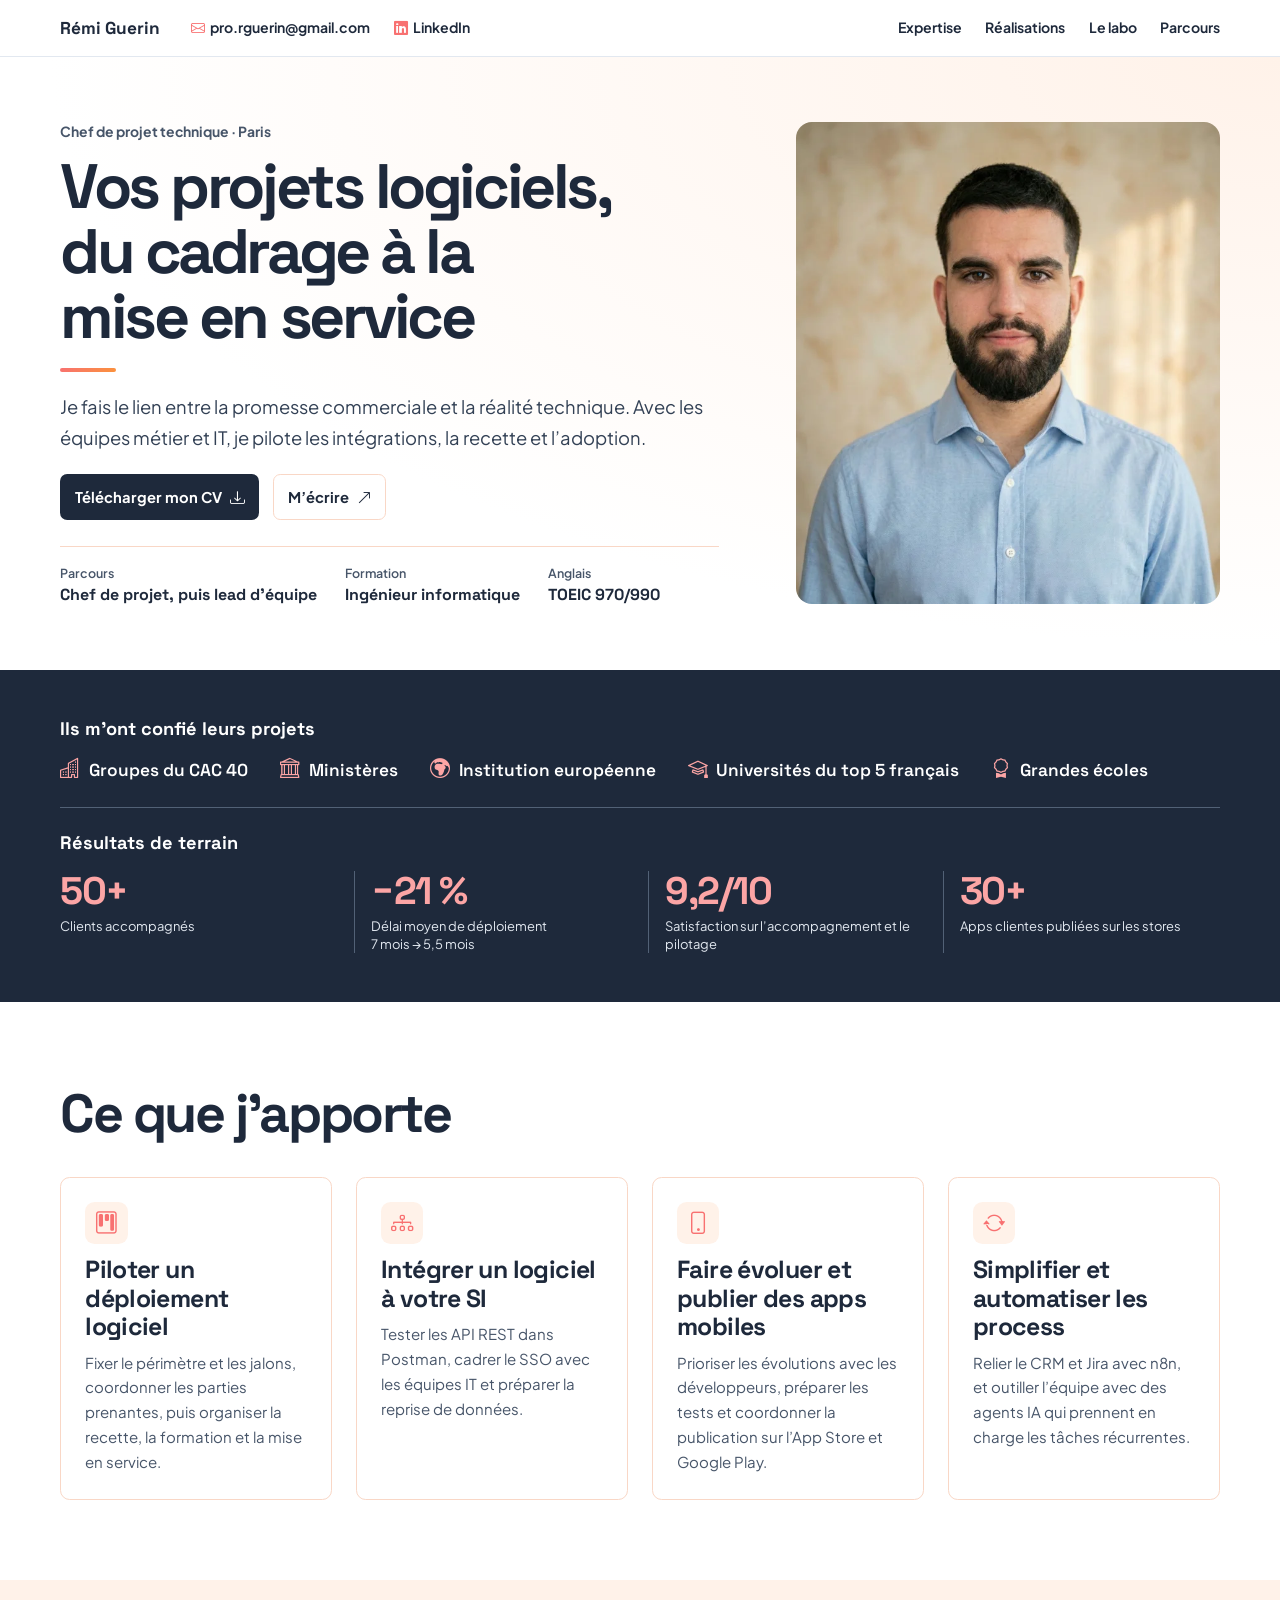
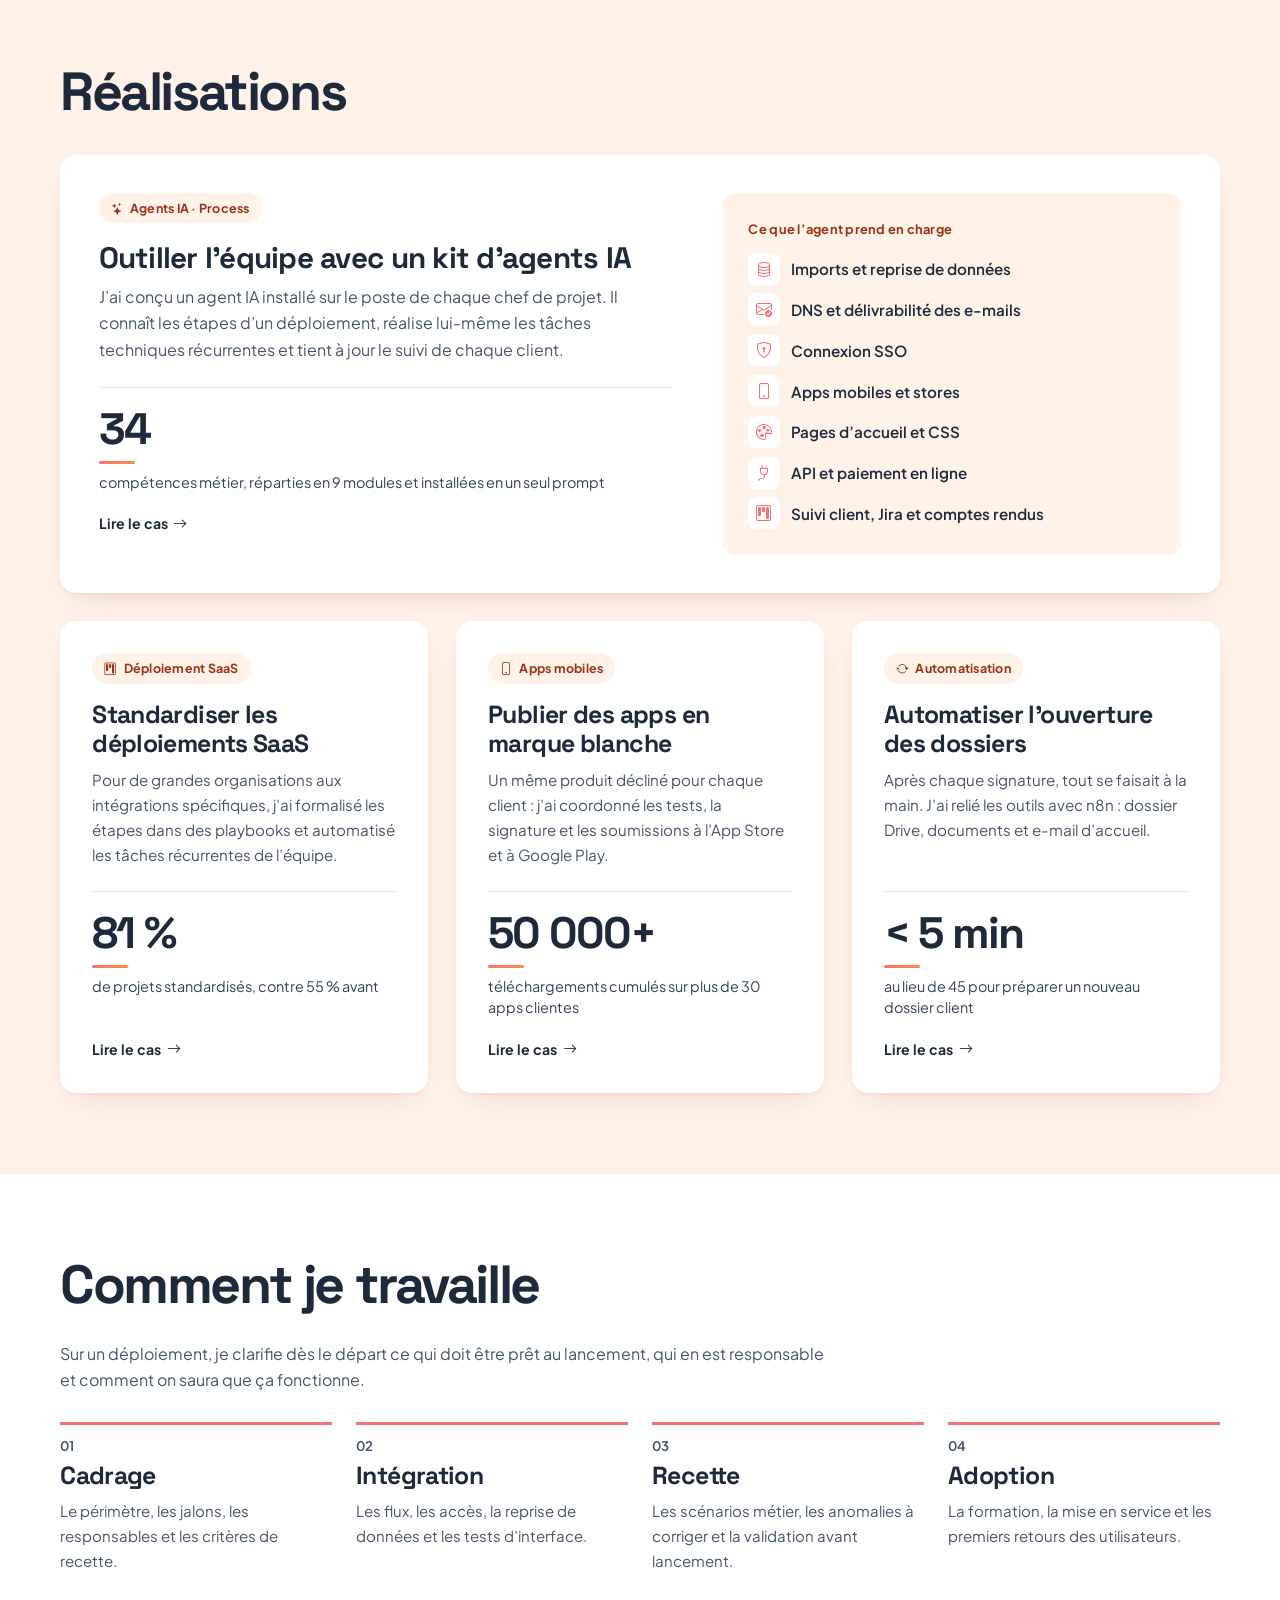
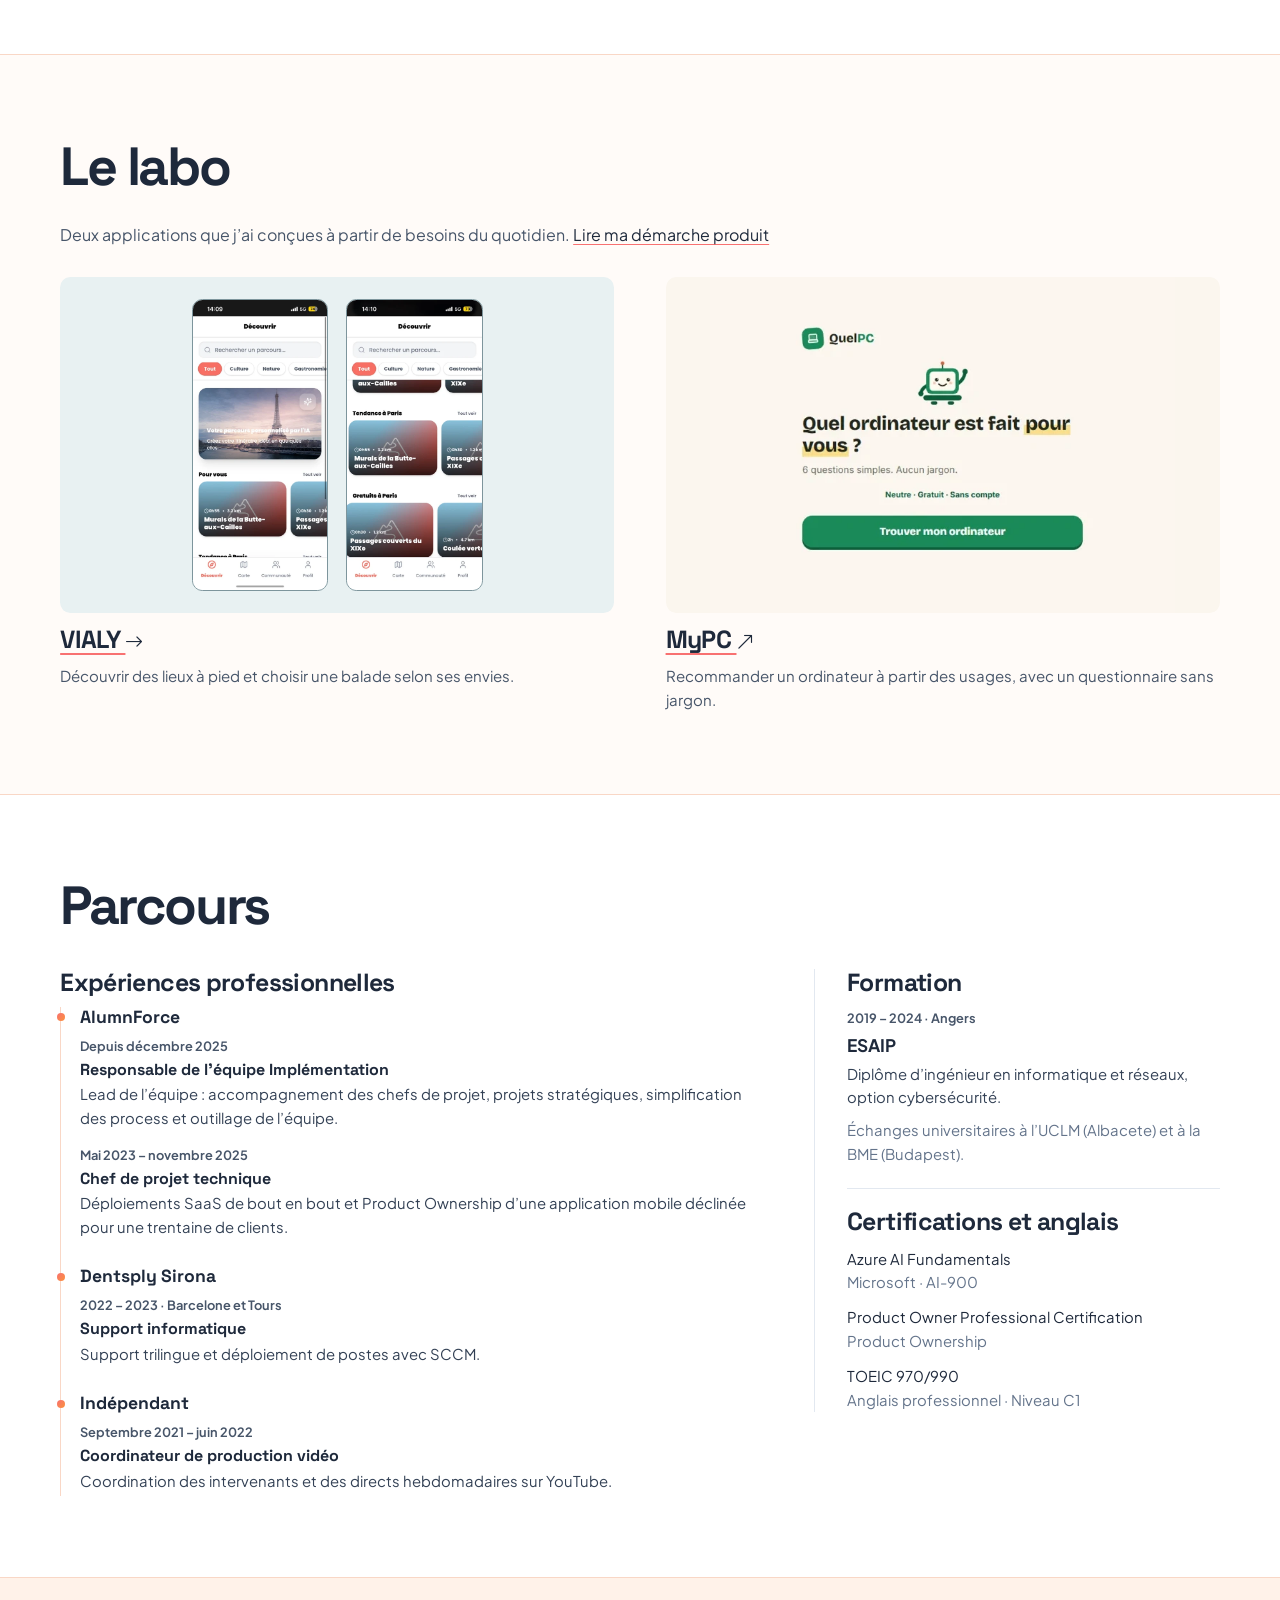
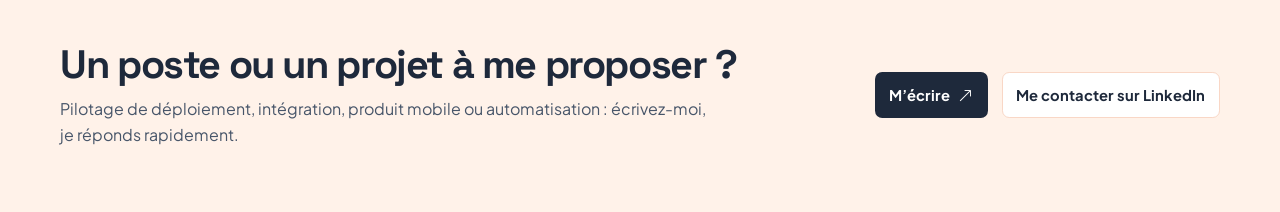
<file: index.html>
<!DOCTYPE html>
<html lang="fr">

<head>
  <meta charset="UTF-8" />
  <meta name="viewport" content="width=device-width, initial-scale=1" />
  <title>Rémi Guerin — Chef de projet technique</title>
  <meta name="description" content="Rémi Guerin, chef de projet technique. Je pilote des projets logiciels du cadrage à la mise en service, avec les équipes métier et techniques.">
  <meta property="og:type" content="website">
  <meta property="og:locale" content="fr_FR">
  <meta property="og:title" content="Rémi Guerin — Chef de projet technique">
  <meta property="og:description" content="Je pilote des projets logiciels du cadrage à la mise en service. Découvrez trois cas concrets en déploiement, publication mobile et automatisation.">
  <meta property="og:url" content="https://guerin-remi.github.io/portfolio/">
  <meta property="og:image" content="https://guerin-remi.github.io/portfolio/assets/apercu-portfolio.jpg">
  <meta property="og:image:width" content="1200">
  <meta property="og:image:height" content="630">
  <meta property="og:image:alt" content="Rémi Guerin, chef de projet technique">
  <meta name="theme-color" content="#fff2e9">
  <link rel="canonical" href="https://guerin-remi.github.io/portfolio/">

  <!-- Favicon -->
  <link rel="icon" type="image/svg+xml" href="favicon.svg">

  <!-- Google Fonts -->
  <link rel="preconnect" href="https://fonts.googleapis.com">
  <link rel="preconnect" href="https://fonts.gstatic.com" crossorigin>
  <link href="https://fonts.googleapis.com/css2?family=Plus+Jakarta+Sans:wght@400;500;600&family=Space+Grotesk:wght@500;700&display=swap" rel="stylesheet">

  <!-- Icônes -->
  <link href="https://cdn.jsdelivr.net/npm/bootstrap-icons@1.11.3/font/bootstrap-icons.css" rel="stylesheet" />

  <!-- Custom Styles -->
  <link rel="stylesheet" href="assets/css/variables.css" />
  <link rel="stylesheet" href="assets/css/hero.css" />
  <link rel="stylesheet" href="assets/css/modern.css" />
</head>
<body class="portfolio">
  <a class="skip-link" href="#contenu">Aller au contenu</a>
  <header class="site-nav">
    <div class="container site-nav-inner">
      <a class="site-name" href="#accueil">Rémi Guerin</a>
      <div class="site-contacts" role="group" aria-label="Me contacter">
        <a href="mailto:pro.rguerin@gmail.com" aria-label="E-mail : pro.rguerin@gmail.com">
          <i class="bi bi-envelope" aria-hidden="true"></i>
          <span class="email-full">pro.rguerin@gmail.com</span><span class="email-short">E-mail</span>
        </a>
        <a href="https://www.linkedin.com/in/r%C3%A9mi-guerin/">
          <i class="bi bi-linkedin" aria-hidden="true"></i> LinkedIn
        </a>
      </div>
      <nav class="site-nav-links" aria-label="Navigation principale">
        <a href="#services">Expertise</a>
        <a href="#projects-section">Réalisations</a>
        <a href="#projets-personnels">Le labo</a>
        <a href="#parcours">Parcours</a>
      </nav>
    </div>
  </header>

  <main id="contenu">
    <section id="accueil" class="hero-section" aria-labelledby="titre">
      <div class="container hero-content">
        <div class="hero-copy">
          <p class="hero-role">Chef de projet technique · Paris</p>
          <h1 id="titre">Vos projets logiciels, du cadrage à la <span>mise en service</span></h1>
          <div class="hero-accent-bar" aria-hidden="true"></div>
          <p id="about" class="hero-subtitle">Je fais le lien entre la promesse commerciale et la réalité technique. Avec les équipes métier et IT, je pilote les intégrations, la recette et l’adoption.</p>
          <div class="hero-actions">
            <a href="assets/CV_Remi_GUERIN.pdf" download class="action action-primary">Télécharger mon CV <i class="bi bi-download" aria-hidden="true"></i></a>
            <a href="mailto:pro.rguerin@gmail.com" class="action action-secondary">M’écrire <i class="bi bi-arrow-up-right" aria-hidden="true"></i></a>
          </div>
          <dl class="hero-credentials">
            <div><dt>Parcours</dt><dd>Chef de projet, puis lead d’équipe</dd></div>
            <div><dt>Formation</dt><dd>Ingénieur informatique</dd></div>
            <div><dt>Anglais</dt><dd>TOEIC 970/990</dd></div>
          </dl>
        </div>
        <img src="assets/portrait-remi.webp" width="685" height="850" fetchpriority="high" alt="Portrait de Rémi Guerin" class="hero-photo">
      </div>
    </section>

    <section class="delivery-results" aria-labelledby="resultats-titre">
      <div class="container">
        <div class="client-types">
          <h2 id="clients-titre">Ils m’ont confié leurs projets</h2>
          <ul aria-labelledby="clients-titre">
            <li><i class="bi bi-buildings" aria-hidden="true"></i> Groupes du CAC 40</li>
            <li><i class="bi bi-bank" aria-hidden="true"></i> Ministères</li>
            <li><i class="bi bi-globe-europe-africa" aria-hidden="true"></i> Institution européenne</li>
            <li><i class="bi bi-mortarboard" aria-hidden="true"></i> Universités du top 5 français</li>
            <li><i class="bi bi-award" aria-hidden="true"></i> Grandes écoles</li>
          </ul>
        </div>
        <h2 id="resultats-titre">Résultats de terrain</h2>
        <dl>
          <div><dt>Clients accompagnés</dt><dd>50+</dd></div>
          <div><dt>Délai moyen de déploiement<br>7 mois → 5,5 mois</dt><dd>−21 %</dd></div>
          <div><dt>Satisfaction sur l’accompagnement et le pilotage</dt><dd>9,2/10</dd></div>
          <div><dt>Apps clientes publiées sur les stores</dt><dd>30+</dd></div>
        </dl>
      </div>
    </section>

    <section id="services" class="container section-spacing" aria-labelledby="services-titre">
      <h2 id="services-titre" class="section-title">Ce que j’apporte</h2>
      <div class="service-grid">
        <article>
          <i class="bi bi-kanban" aria-hidden="true"></i>
          <h3>Piloter un déploiement logiciel</h3>
          <p>Fixer le périmètre et les jalons, coordonner les parties prenantes, puis organiser la recette, la formation et la mise en service.</p>
        </article>
        <article>
          <i class="bi bi-diagram-3" aria-hidden="true"></i>
          <h3>Intégrer un logiciel à votre SI</h3>
          <p>Tester les API REST dans Postman, cadrer le SSO avec les équipes IT et préparer la reprise de données.</p>
        </article>
        <article>
          <i class="bi bi-phone" aria-hidden="true"></i>
          <h3>Faire évoluer et publier des apps mobiles</h3>
          <p>Prioriser les évolutions avec les développeurs, préparer les tests et coordonner la publication sur l’App Store et Google Play.</p>
        </article>
        <article>
          <i class="bi bi-arrow-repeat" aria-hidden="true"></i>
          <h3>Simplifier et automatiser les process</h3>
          <p>Relier le CRM et Jira avec n8n, et outiller l’équipe avec des agents IA qui prennent en charge les tâches récurrentes.</p>
        </article>
      </div>
    </section>

    <section id="projects-section" class="case-band" aria-labelledby="cas-titre">
      <div class="container section-spacing">
        <h2 id="cas-titre" class="section-title">Réalisations</h2>
        <article class="case-feature">
          <div class="case-feature-main">
            <p class="case-tag"><i class="bi bi-stars" aria-hidden="true"></i> Agents IA · Process</p>
            <h3><a href="pages/projects/kit-ia.html">Outiller l’équipe avec un kit d’agents IA</a></h3>
            <p>J’ai conçu un agent IA installé sur le poste de chaque chef de projet. Il connaît les étapes d’un déploiement, réalise lui-même les tâches techniques récurrentes et tient à jour le suivi de chaque client.</p>
            <p class="case-result"><strong>34</strong><span>compétences métier, réparties en 9 modules et installées en un seul prompt</span></p>
            <span class="case-more" aria-hidden="true">Lire le cas <i class="bi bi-arrow-right"></i></span>
          </div>
          <div class="case-feature-side">
            <p>Ce que l’agent prend en charge</p>
            <ul>
              <li><i class="bi bi-database" aria-hidden="true"></i> Imports et reprise de données</li>
              <li><i class="bi bi-envelope-check" aria-hidden="true"></i> DNS et délivrabilité des e-mails</li>
              <li><i class="bi bi-shield-lock" aria-hidden="true"></i> Connexion SSO</li>
              <li><i class="bi bi-phone" aria-hidden="true"></i> Apps mobiles et stores</li>
              <li><i class="bi bi-palette" aria-hidden="true"></i> Pages d’accueil et CSS</li>
              <li><i class="bi bi-plug" aria-hidden="true"></i> API et paiement en ligne</li>
              <li><i class="bi bi-kanban" aria-hidden="true"></i> Suivi client, Jira et comptes rendus</li>
            </ul>
          </div>
        </article>
        <div class="case-list">
          <article class="case-card">
            <p class="case-tag"><i class="bi bi-kanban" aria-hidden="true"></i> Déploiement SaaS</p>
            <h3><a href="pages/projects/deployments.html">Standardiser les déploiements SaaS</a></h3>
            <p>Pour de grandes organisations aux intégrations spécifiques, j’ai formalisé les étapes dans des playbooks et automatisé les tâches récurrentes de l’équipe.</p>
            <p class="case-result"><strong>81&nbsp;%</strong><span>de projets standardisés, contre 55&nbsp;% avant</span></p>
            <span class="case-more" aria-hidden="true">Lire le cas <i class="bi bi-arrow-right"></i></span>
          </article>

          <article class="case-card">
            <p class="case-tag"><i class="bi bi-phone" aria-hidden="true"></i> Apps mobiles</p>
            <h3><a href="pages/projects/mobile.html">Publier des apps en marque blanche</a></h3>
            <p>Un même produit décliné pour chaque client&nbsp;: j’ai coordonné les tests, la signature et les soumissions à l’App Store et à Google Play.</p>
            <p class="case-result"><strong>50&nbsp;000+</strong><span>téléchargements cumulés sur plus de 30 apps clientes</span></p>
            <span class="case-more" aria-hidden="true">Lire le cas <i class="bi bi-arrow-right"></i></span>
          </article>

          <article class="case-card">
            <p class="case-tag"><i class="bi bi-arrow-repeat" aria-hidden="true"></i> Automatisation</p>
            <h3><a href="pages/projects/automation.html">Automatiser l’ouverture des dossiers</a></h3>
            <p>Après chaque signature, tout se faisait à la main. J’ai relié les outils avec n8n&nbsp;: dossier Drive, documents et e-mail d’accueil.</p>
            <p class="case-result"><strong>&lt;&nbsp;5&nbsp;min</strong><span>au lieu de 45 pour préparer un nouveau dossier client</span></p>
            <span class="case-more" aria-hidden="true">Lire le cas <i class="bi bi-arrow-right"></i></span>
          </article>
        </div>
      </div>
    </section>

    <section class="container section-spacing" aria-labelledby="methode-titre">
      <h2 id="methode-titre" class="section-title">Comment je travaille</h2>
      <p class="section-intro">Sur un déploiement, je clarifie dès le départ ce qui doit être prêt au lancement, qui en est responsable et comment on saura que ça fonctionne.</p>
      <ol class="method-grid">
        <li><span aria-hidden="true">01</span><h3>Cadrage</h3><p>Le périmètre, les jalons, les responsables et les critères de recette.</p></li>
        <li><span aria-hidden="true">02</span><h3>Intégration</h3><p>Les flux, les accès, la reprise de données et les tests d’interface.</p></li>
        <li><span aria-hidden="true">03</span><h3>Recette</h3><p>Les scénarios métier, les anomalies à corriger et la validation avant lancement.</p></li>
        <li><span aria-hidden="true">04</span><h3>Adoption</h3><p>La formation, la mise en service et les premiers retours des utilisateurs.</p></li>
      </ol>
    </section>

    <section id="projets-personnels" class="lab-band" aria-labelledby="labo-titre">
      <div class="container section-spacing">
        <h2 id="labo-titre" class="section-title">Le labo</h2>
        <p class="section-intro">Deux applications que j’ai conçues à partir de besoins du quotidien. <a href="pages/projects/produit.html">Lire ma démarche produit</a></p>
        <div class="lab-grid">
          <article>
            <div class="lab-visual vialy-visual">
              <img src="assets/images/vialy-decouvrir.webp" width="420" height="909" loading="lazy" alt="Écran Découvrir de VIALY, avec les filtres et les balades recommandées">
              <img src="assets/images/vialy-parcours.webp" width="420" height="909" loading="lazy" alt="Sélection des balades à Paris dans VIALY">
            </div>
            <h3><a href="pages/projects/vialy.html">VIALY <i class="bi bi-arrow-right" aria-hidden="true"></i></a></h3>
            <p>Découvrir des lieux à pied et choisir une balade selon ses envies.</p>
          </article>
          <article>
            <div class="lab-visual mypc-visual">
              <img src="assets/images/mypc.webp" width="650" height="470" loading="lazy" alt="Accueil de MyPC, qui propose de trouver un ordinateur en six questions">
            </div>
            <h3><a href="https://guerin-remi.github.io/quelpc/">MyPC <i class="bi bi-arrow-up-right" aria-hidden="true"></i></a></h3>
            <p>Recommander un ordinateur à partir des usages, avec un questionnaire sans jargon.</p>
          </article>
        </div>
      </div>
    </section>

    <section id="parcours" class="container section-spacing" aria-labelledby="parcours-titre">
      <h2 id="parcours-titre" class="section-title">Parcours</h2>
      <div class="career-layout">
        <section aria-labelledby="experiences-titre">
          <h3 id="experiences-titre" class="career-heading">Expériences professionnelles</h3>
          <ol class="career-timeline">
            <li class="career-employer">
              <h4>AlumnForce</h4>
              <div class="career-role">
                <p class="career-date">Depuis <time datetime="2025-12">décembre 2025</time></p>
                <h5>Responsable de l’équipe Implémentation</h5>
                <p>Lead de l’équipe&nbsp;: accompagnement des chefs de projet, projets stratégiques, simplification des process et outillage de l’équipe.</p>
              </div>
              <div class="career-role">
                <p class="career-date"><time datetime="2023-05">Mai 2023</time> – <time datetime="2025-11">novembre 2025</time></p>
                <h5>Chef de projet technique</h5>
                <p>Déploiements SaaS de bout en bout et Product Ownership d’une application mobile déclinée pour une trentaine de clients.</p>
              </div>
            </li>
            <li class="career-employer">
              <h4>Dentsply Sirona</h4>
              <div class="career-role">
                <p class="career-date"><time datetime="2022">2022</time> – <time datetime="2023">2023</time> · Barcelone et Tours</p>
                <h5>Support informatique</h5>
                <p>Support trilingue et déploiement de postes avec SCCM.</p>
              </div>
            </li>
            <li class="career-employer">
              <h4>Indépendant</h4>
              <div class="career-role">
                <p class="career-date"><time datetime="2021-09">Septembre 2021</time> – <time datetime="2022-06">juin 2022</time></p>
                <h5>Coordinateur de production vidéo</h5>
                <p>Coordination des intervenants et des directs hebdomadaires sur YouTube.</p>
              </div>
            </li>
          </ol>
        </section>

        <div class="career-education">
          <section aria-labelledby="formation-titre">
            <h3 id="formation-titre" class="career-heading">Formation</h3>
            <p class="career-date"><time datetime="2019">2019</time> – <time datetime="2024">2024</time> · Angers</p>
            <p class="career-school">ESAIP</p>
            <p>Diplôme d’ingénieur en informatique et réseaux, option cybersécurité.</p>
            <p class="career-exchange">Échanges universitaires à l’UCLM (Albacete) et à la BME (Budapest).</p>
          </section>
          <section aria-labelledby="certifications-titre">
            <h3 id="certifications-titre" class="career-heading">Certifications et anglais</h3>
            <dl class="career-credentials">
              <div><dt>Azure AI Fundamentals</dt><dd>Microsoft · AI-900</dd></div>
              <div><dt>Product Owner Professional Certification</dt><dd>Product Ownership</dd></div>
              <div><dt>TOEIC 970/990</dt><dd>Anglais professionnel · Niveau C1</dd></div>
            </dl>
          </section>
        </div>
      </div>
    </section>
  </main>

  <footer id="contact" class="site-footer">
    <div class="container footer-content">
      <div>
        <h2>Un poste ou un projet à me proposer&nbsp;?</h2>
        <p>Pilotage de déploiement, intégration, produit mobile ou automatisation&nbsp;: écrivez-moi, je réponds rapidement.</p>
      </div>
      <div class="hero-actions">
        <a class="action action-primary" href="mailto:pro.rguerin@gmail.com">M’écrire <i class="bi bi-arrow-up-right" aria-hidden="true"></i></a>
        <a class="action action-secondary" href="https://www.linkedin.com/in/r%C3%A9mi-guerin/">Me contacter sur LinkedIn</a>
      </div>
    </div>
  </footer>
</body>
</html>
</file>
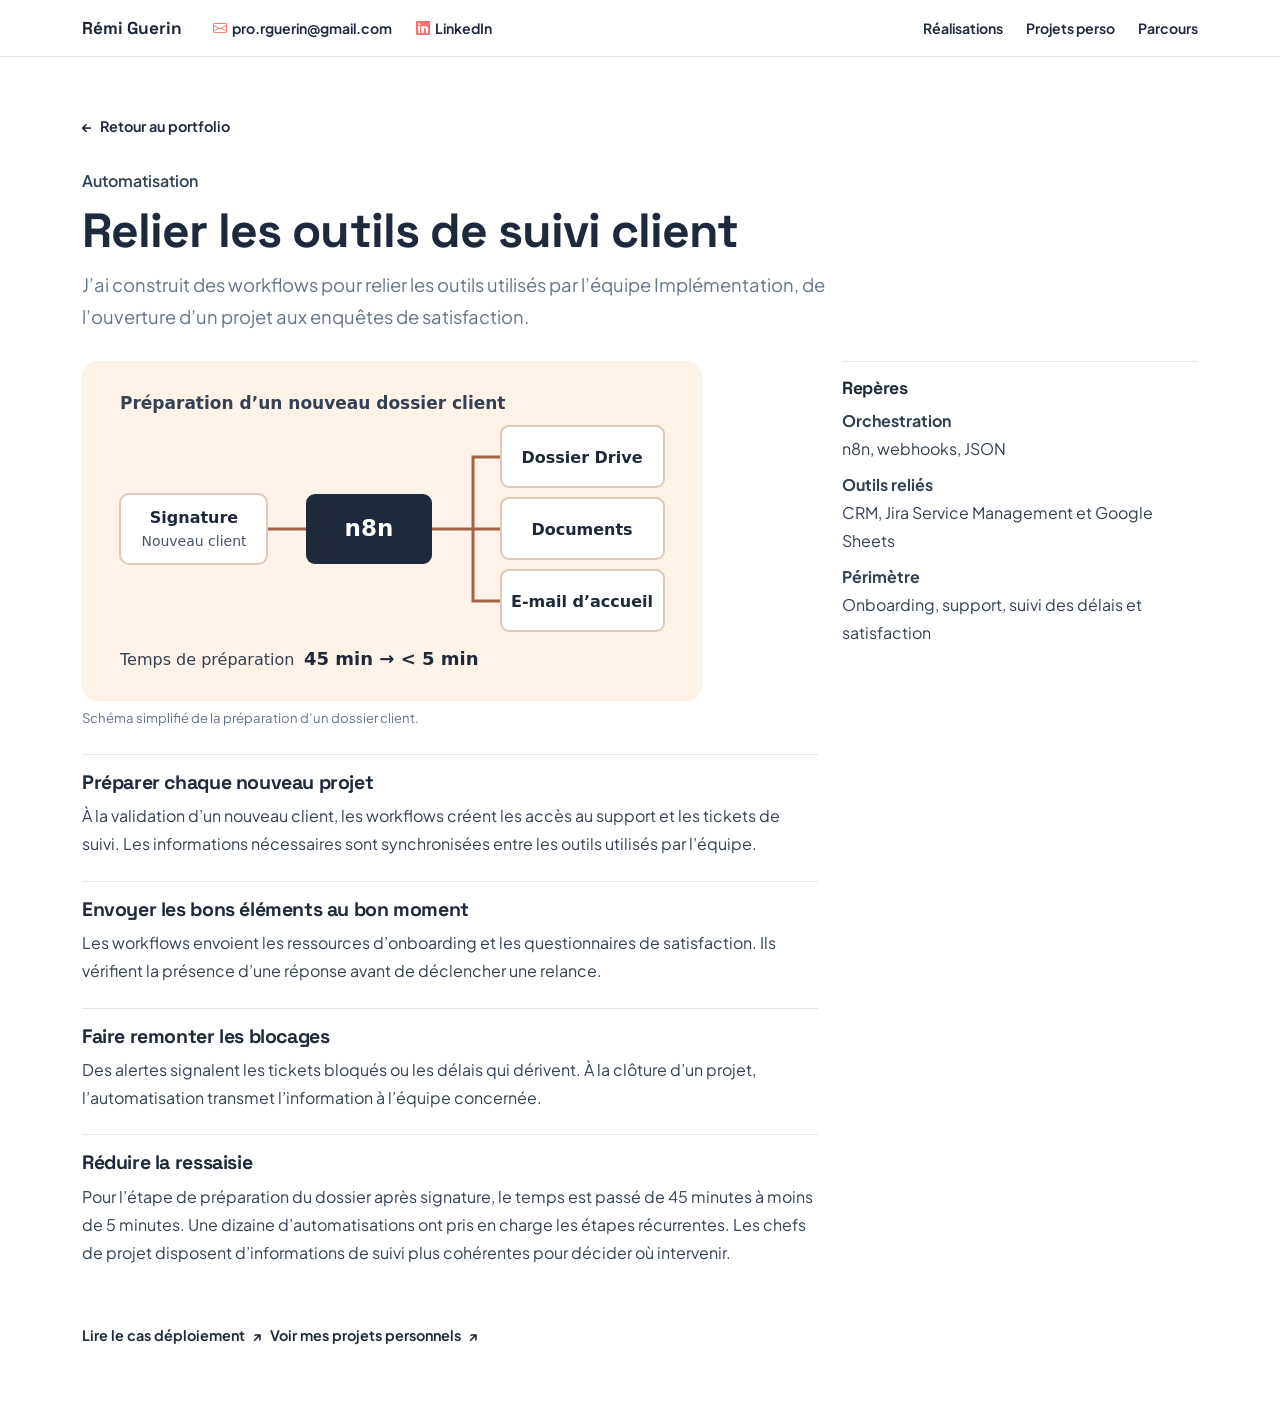
<file: pages/projects/automation.html>
<!doctype html>
<html lang="fr">
<head>
  <meta charset="utf-8">
  <meta name="viewport" content="width=device-width, initial-scale=1">
  <title>Relier les outils de suivi client — Rémi Guerin</title>
  <meta name="description" content="J’ai construit des workflows pour relier les outils utilisés par l’équipe Implémentation, de l’ouverture d’un projet aux enquêtes de satisfaction.">
  <meta name="theme-color" content="#fff7ed">
  <link rel="icon" type="image/svg+xml" href="../../favicon.svg">

  <!-- Fonts -->
  <link rel="preconnect" href="https://fonts.googleapis.com">
  <link rel="preconnect" href="https://fonts.gstatic.com" crossorigin>
  <link href="https://fonts.googleapis.com/css2?family=Plus+Jakarta+Sans:wght@400;500;600&family=Space+Grotesk:wght@500;700;800&display=swap" rel="stylesheet">

  <!-- Bootstrap 5 -->
  <link href="https://cdn.jsdelivr.net/npm/bootstrap@5.3.3/dist/css/bootstrap.min.css" rel="stylesheet" />
  <link href="https://cdn.jsdelivr.net/npm/bootstrap-icons@1.11.3/font/bootstrap-icons.css" rel="stylesheet" />

  <!-- Styles -->
  <link rel="stylesheet" href="../../assets/css/variables.css" />
  <link rel="stylesheet" href="../../assets/css/project-page.css" />
  <link rel="stylesheet" href="../../assets/css/modern.css" />
</head>
<body>
  <a class="visually-hidden-focusable skip-link bg-white p-3" href="#contenu">Aller au contenu</a>
  <header class="site-nav">
    <div class="container site-nav-inner">
      <a class="site-name" href="../../index.html#accueil">Rémi Guerin</a>
      <div class="site-contacts" role="group" aria-label="Me contacter">
        <a href="mailto:pro.rguerin@gmail.com" aria-label="E-mail : pro.rguerin@gmail.com">
          <i class="bi bi-envelope" aria-hidden="true"></i>
          <span class="email-full">pro.rguerin@gmail.com</span><span class="email-short">E-mail</span>
        </a>
        <a href="https://www.linkedin.com/in/r%C3%A9mi-guerin/">
          <i class="bi bi-linkedin" aria-hidden="true"></i> LinkedIn
        </a>
      </div>
      <nav class="site-nav-links" aria-label="Navigation principale">
        <a href="../../index.html#projects-section">Réalisations</a>
        <a href="../../index.html#projets-personnels">Projets perso</a>
        <a href="../../index.html#parcours">Parcours</a>
      </nav>
    </div>
  </header>

  <main id="contenu" class="container py-5">
    <a class="back-link" href="../../index.html#projects-section"><span aria-hidden="true">←</span> Retour au portfolio</a>
    <header class="project-header">
      <p class="fw-semibold mb-2">Automatisation</p>
      <h1 class="project-title">Relier les outils de suivi client</h1>
      <p class="project-lead mb-0">J’ai construit des workflows pour relier les outils utilisés par l’équipe Implémentation, de l’ouverture d’un projet aux enquêtes de satisfaction.</p>
    </header>

    <div class="row g-4">
      <div class="col-lg-8">
        <figure class="project-visual">
          <img src="../../assets/images/n8n.svg" width="620" height="340" alt="Flux n8n de la signature à l’e-mail d’accueil, en passant par la création du dossier et des documents">
          <figcaption>Schéma simplifié de la préparation d’un dossier client.</figcaption>
        </figure>
        <section class="content-card">
          <h2 class="content-title">Préparer chaque nouveau projet</h2>
          <p>À la validation d’un nouveau client, les workflows créent les accès au support et les tickets de suivi. Les informations nécessaires sont synchronisées entre les outils utilisés par l’équipe.</p>
        </section>
        <section class="content-card">
          <h2 class="content-title">Envoyer les bons éléments au bon moment</h2>
          <p>Les workflows envoient les ressources d’onboarding et les questionnaires de satisfaction. Ils vérifient la présence d’une réponse avant de déclencher une relance.</p>
        </section>
        <section class="content-card">
          <h2 class="content-title">Faire remonter les blocages</h2>
          <p>Des alertes signalent les tickets bloqués ou les délais qui dérivent. À la clôture d’un projet, l’automatisation transmet l’information à l’équipe concernée.</p>
        </section>
        <section class="content-card">
          <h2 class="content-title">Réduire la ressaisie</h2>
          <p>Pour l’étape de préparation du dossier après signature, le temps est passé de 45 minutes à moins de 5 minutes. Une dizaine d’automatisations ont pris en charge les étapes récurrentes. Les chefs de projet disposent d’informations de suivi plus cohérentes pour décider où intervenir.</p>
        </section>
      </div>
      <aside class="col-lg-4" aria-labelledby="reperes">
        <div class="sidebar-card">
          <h2 id="reperes" class="sidebar-title">Repères</h2>
          <dl>
            <dt>Orchestration</dt>
            <dd>n8n, webhooks, JSON</dd>
            <dt>Outils reliés</dt>
            <dd>CRM, Jira Service Management et Google Sheets</dd>
            <dt>Périmètre</dt>
            <dd>Onboarding, support, suivi des délais et satisfaction</dd>
          </dl>
        </div>
      </aside>
    </div>
    <div class="d-flex flex-wrap gap-2 mt-4">
      <a class="back-link mb-0" href="deployments.html">Lire le cas déploiement <span aria-hidden="true">↗</span></a>
      <a class="back-link mb-0" href="../../index.html#projets-personnels">Voir mes projets personnels <span aria-hidden="true">↗</span></a>
    </div>
  </main>
</body>
</html>
</file>
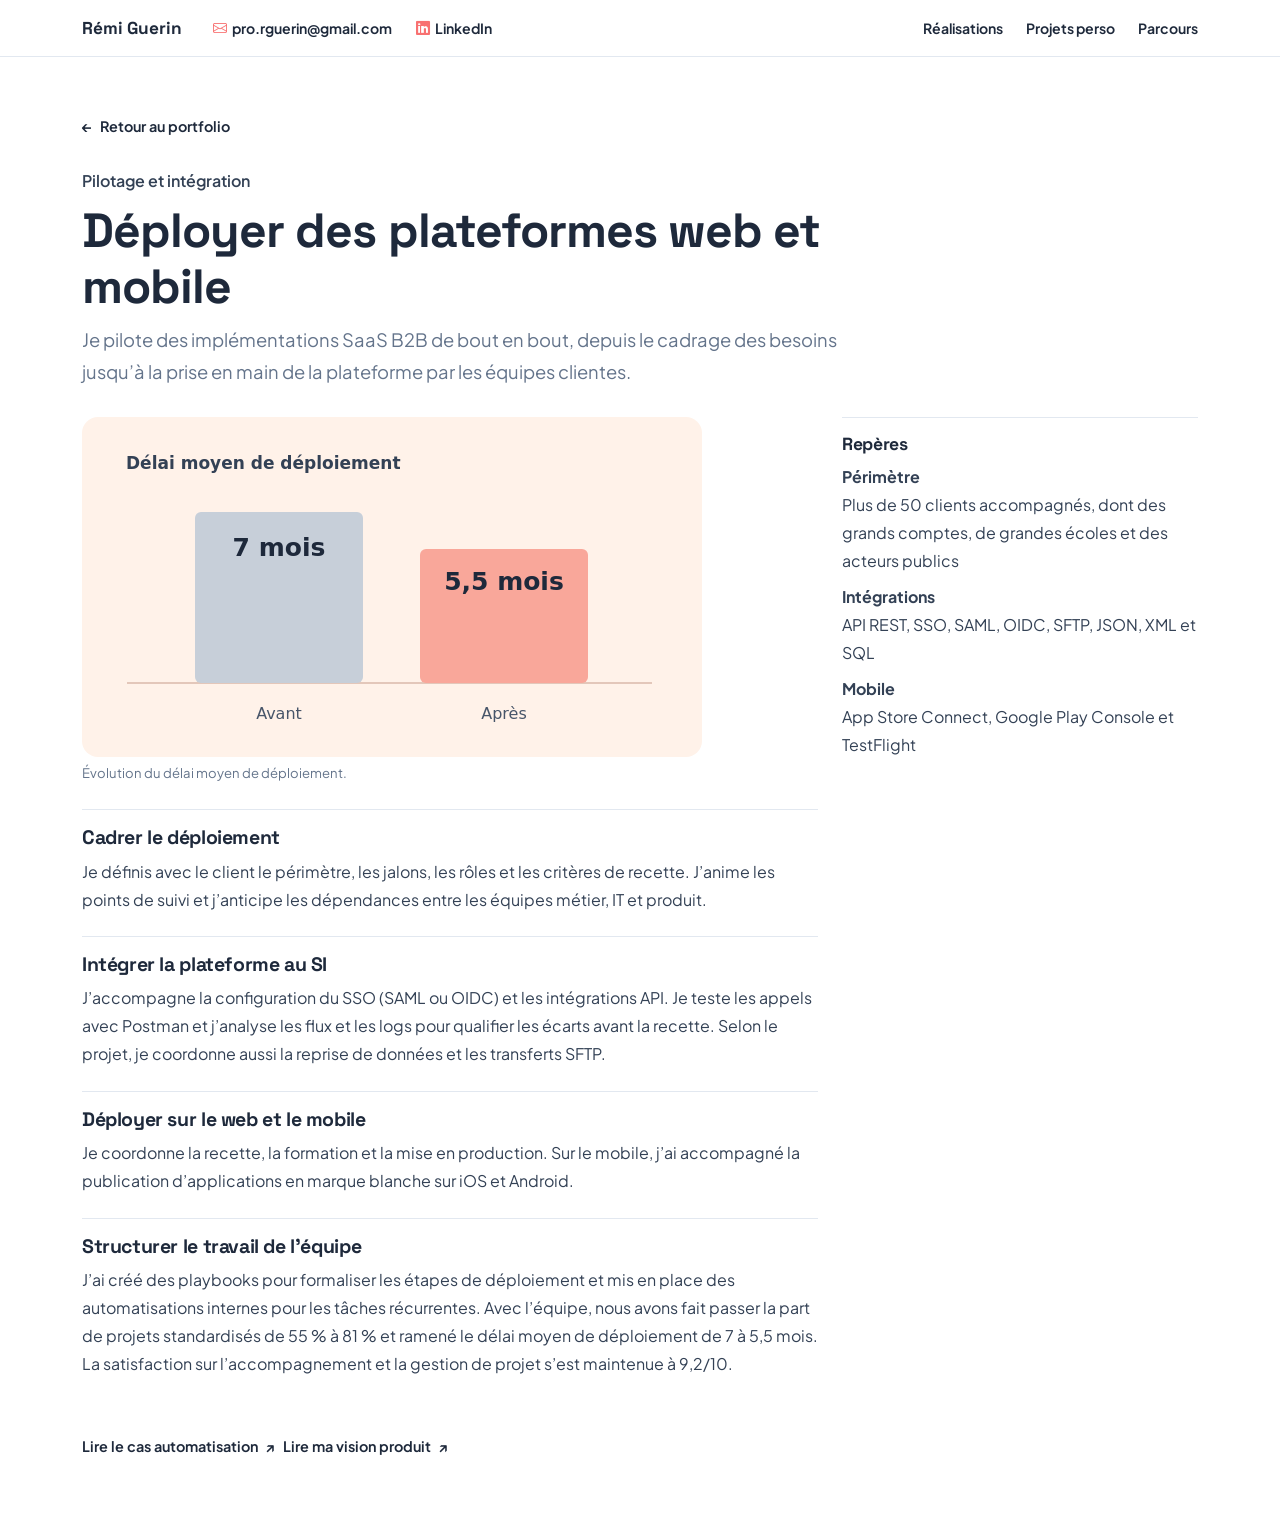
<file: pages/projects/deployments.html>
<!doctype html>
<html lang="fr">
<head>
  <meta charset="utf-8">
  <meta name="viewport" content="width=device-width, initial-scale=1">
  <title>Déployer des plateformes web et mobile — Rémi Guerin</title>
  <meta name="description" content="Je pilote des implémentations SaaS B2B de bout en bout, depuis le cadrage des besoins jusqu’à la prise en main de la plateforme par les équipes clientes.">
  <meta name="theme-color" content="#fff7ed">
  <link rel="icon" type="image/svg+xml" href="../../favicon.svg">

  <!-- Fonts -->
  <link rel="preconnect" href="https://fonts.googleapis.com">
  <link rel="preconnect" href="https://fonts.gstatic.com" crossorigin>
  <link href="https://fonts.googleapis.com/css2?family=Plus+Jakarta+Sans:wght@400;500;600&family=Space+Grotesk:wght@500;700;800&display=swap" rel="stylesheet">

  <!-- Bootstrap 5 -->
  <link href="https://cdn.jsdelivr.net/npm/bootstrap@5.3.3/dist/css/bootstrap.min.css" rel="stylesheet" />
  <link href="https://cdn.jsdelivr.net/npm/bootstrap-icons@1.11.3/font/bootstrap-icons.css" rel="stylesheet" />

  <!-- Styles -->
  <link rel="stylesheet" href="../../assets/css/variables.css" />
  <link rel="stylesheet" href="../../assets/css/project-page.css" />
  <link rel="stylesheet" href="../../assets/css/modern.css" />
</head>
<body>
  <a class="visually-hidden-focusable skip-link bg-white p-3" href="#contenu">Aller au contenu</a>
  <header class="site-nav">
    <div class="container site-nav-inner">
      <a class="site-name" href="../../index.html#accueil">Rémi Guerin</a>
      <div class="site-contacts" role="group" aria-label="Me contacter">
        <a href="mailto:pro.rguerin@gmail.com" aria-label="E-mail : pro.rguerin@gmail.com">
          <i class="bi bi-envelope" aria-hidden="true"></i>
          <span class="email-full">pro.rguerin@gmail.com</span><span class="email-short">E-mail</span>
        </a>
        <a href="https://www.linkedin.com/in/r%C3%A9mi-guerin/">
          <i class="bi bi-linkedin" aria-hidden="true"></i> LinkedIn
        </a>
      </div>
      <nav class="site-nav-links" aria-label="Navigation principale">
        <a href="../../index.html#projects-section">Réalisations</a>
        <a href="../../index.html#projets-personnels">Projets perso</a>
        <a href="../../index.html#parcours">Parcours</a>
      </nav>
    </div>
  </header>

  <main id="contenu" class="container py-5">
    <a class="back-link" href="../../index.html#projects-section"><span aria-hidden="true">←</span> Retour au portfolio</a>
    <header class="project-header">
      <p class="fw-semibold mb-2">Pilotage et intégration</p>
      <h1 class="project-title">Déployer des plateformes web et mobile</h1>
      <p class="project-lead mb-0">Je pilote des implémentations SaaS B2B de bout en bout, depuis le cadrage des besoins jusqu’à la prise en main de la plateforme par les équipes clientes.</p>
    </header>

    <div class="row g-4">
      <div class="col-lg-8">
        <figure class="project-visual">
          <img src="../../assets/images/deploiement.svg" width="620" height="340" alt="Le délai moyen de déploiement est passé de 7 à 5,5 mois">
          <figcaption>Évolution du délai moyen de déploiement.</figcaption>
        </figure>
        <section class="content-card">
          <h2 class="content-title">Cadrer le déploiement</h2>
          <p>Je définis avec le client le périmètre, les jalons, les rôles et les critères de recette. J’anime les points de suivi et j’anticipe les dépendances entre les équipes métier, IT et produit.</p>
        </section>
        <section class="content-card">
          <h2 class="content-title">Intégrer la plateforme au SI</h2>
          <p>J’accompagne la configuration du SSO (SAML ou OIDC) et les intégrations API. Je teste les appels avec Postman et j’analyse les flux et les logs pour qualifier les écarts avant la recette. Selon le projet, je coordonne aussi la reprise de données et les transferts SFTP.</p>
        </section>
        <section class="content-card">
          <h2 class="content-title">Déployer sur le web et le mobile</h2>
          <p>Je coordonne la recette, la formation et la mise en production. Sur le mobile, j’ai accompagné la publication d’applications en marque blanche sur iOS et Android.</p>
        </section>
        <section class="content-card">
          <h2 class="content-title">Structurer le travail de l’équipe</h2>
          <p>J’ai créé des playbooks pour formaliser les étapes de déploiement et mis en place des automatisations internes pour les tâches récurrentes. Avec l’équipe, nous avons fait passer la part de projets standardisés de 55 % à 81 % et ramené le délai moyen de déploiement de 7 à 5,5 mois. La satisfaction sur l’accompagnement et la gestion de projet s’est maintenue à 9,2/10.</p>
        </section>
      </div>
      <aside class="col-lg-4" aria-labelledby="reperes">
        <div class="sidebar-card">
          <h2 id="reperes" class="sidebar-title">Repères</h2>
          <dl>
            <dt>Périmètre</dt>
            <dd>Plus de 50 clients accompagnés, dont des grands comptes, de grandes écoles et des acteurs publics</dd>
            <dt>Intégrations</dt>
            <dd>API REST, SSO, SAML, OIDC, SFTP, JSON, XML et SQL</dd>
            <dt>Mobile</dt>
            <dd>App Store Connect, Google Play Console et TestFlight</dd>
          </dl>
        </div>
      </aside>
    </div>
    <div class="d-flex flex-wrap gap-2 mt-4">
      <a class="back-link mb-0" href="automation.html">Lire le cas automatisation <span aria-hidden="true">↗</span></a>
      <a class="back-link mb-0" href="produit.html">Lire ma vision produit <span aria-hidden="true">↗</span></a>
    </div>
  </main>
</body>
</html>
</file>
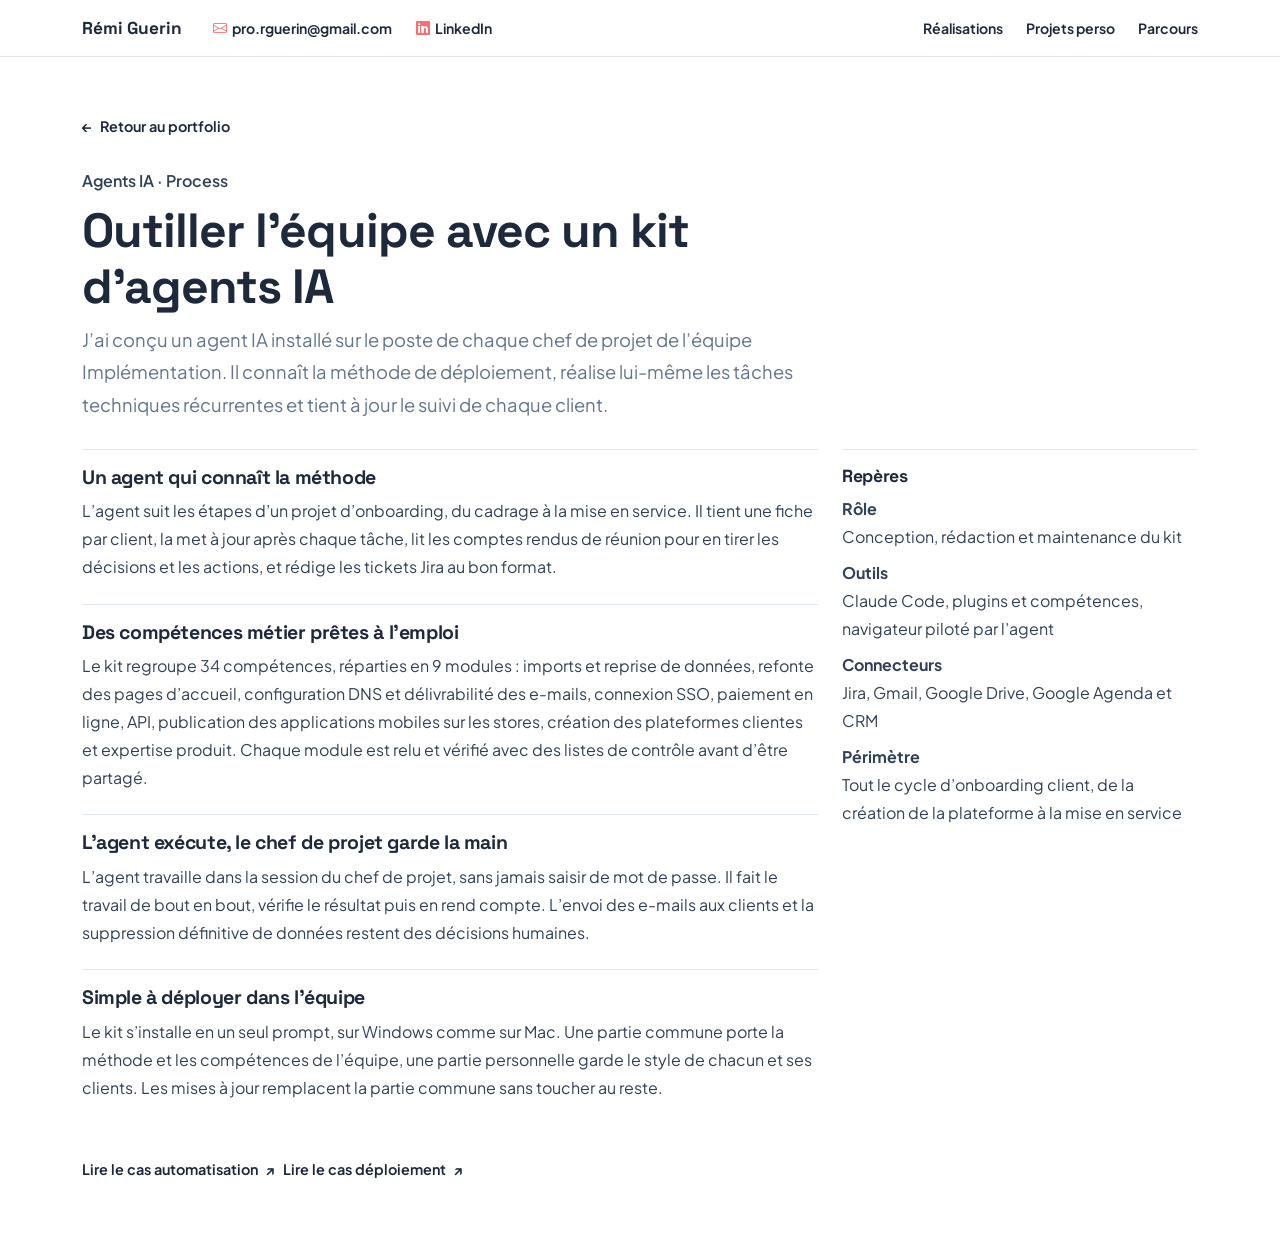
<file: pages/projects/kit-ia.html>
<!doctype html>
<html lang="fr">
<head>
  <meta charset="utf-8">
  <meta name="viewport" content="width=device-width, initial-scale=1">
  <title>Outiller l’équipe avec un kit d’agents IA — Rémi Guerin</title>
  <meta name="description" content="J’ai conçu un kit d’agents IA pour l’équipe Implémentation : un agent qui connaît la méthode de déploiement, réalise les tâches techniques récurrentes et tient à jour le suivi client.">
  <meta name="theme-color" content="#fff7ed">
  <link rel="icon" type="image/svg+xml" href="../../favicon.svg">

  <!-- Fonts -->
  <link rel="preconnect" href="https://fonts.googleapis.com">
  <link rel="preconnect" href="https://fonts.gstatic.com" crossorigin>
  <link href="https://fonts.googleapis.com/css2?family=Plus+Jakarta+Sans:wght@400;500;600&family=Space+Grotesk:wght@500;700;800&display=swap" rel="stylesheet">

  <!-- Bootstrap 5 -->
  <link href="https://cdn.jsdelivr.net/npm/bootstrap@5.3.3/dist/css/bootstrap.min.css" rel="stylesheet" />
  <link href="https://cdn.jsdelivr.net/npm/bootstrap-icons@1.11.3/font/bootstrap-icons.css" rel="stylesheet" />

  <!-- Styles -->
  <link rel="stylesheet" href="../../assets/css/variables.css" />
  <link rel="stylesheet" href="../../assets/css/project-page.css" />
  <link rel="stylesheet" href="../../assets/css/modern.css" />
</head>
<body>
  <a class="visually-hidden-focusable skip-link bg-white p-3" href="#contenu">Aller au contenu</a>
  <header class="site-nav">
    <div class="container site-nav-inner">
      <a class="site-name" href="../../index.html#accueil">Rémi Guerin</a>
      <div class="site-contacts" role="group" aria-label="Me contacter">
        <a href="mailto:pro.rguerin@gmail.com" aria-label="E-mail : pro.rguerin@gmail.com">
          <i class="bi bi-envelope" aria-hidden="true"></i>
          <span class="email-full">pro.rguerin@gmail.com</span><span class="email-short">E-mail</span>
        </a>
        <a href="https://www.linkedin.com/in/r%C3%A9mi-guerin/">
          <i class="bi bi-linkedin" aria-hidden="true"></i> LinkedIn
        </a>
      </div>
      <nav class="site-nav-links" aria-label="Navigation principale">
        <a href="../../index.html#projects-section">Réalisations</a>
        <a href="../../index.html#projets-personnels">Projets perso</a>
        <a href="../../index.html#parcours">Parcours</a>
      </nav>
    </div>
  </header>

  <main id="contenu" class="container py-5">
    <a class="back-link" href="../../index.html#projects-section"><span aria-hidden="true">←</span> Retour au portfolio</a>
    <header class="project-header">
      <p class="fw-semibold mb-2">Agents IA · Process</p>
      <h1 class="project-title">Outiller l’équipe avec un kit d’agents IA</h1>
      <p class="project-lead mb-0">J’ai conçu un agent IA installé sur le poste de chaque chef de projet de l’équipe Implémentation. Il connaît la méthode de déploiement, réalise lui-même les tâches techniques récurrentes et tient à jour le suivi de chaque client.</p>
    </header>

    <div class="row g-4">
      <div class="col-lg-8">
        <section class="content-card">
          <h2 class="content-title">Un agent qui connaît la méthode</h2>
          <p>L’agent suit les étapes d’un projet d’onboarding, du cadrage à la mise en service. Il tient une fiche par client, la met à jour après chaque tâche, lit les comptes rendus de réunion pour en tirer les décisions et les actions, et rédige les tickets Jira au bon format.</p>
        </section>
        <section class="content-card">
          <h2 class="content-title">Des compétences métier prêtes à l’emploi</h2>
          <p>Le kit regroupe 34 compétences, réparties en 9 modules&nbsp;: imports et reprise de données, refonte des pages d’accueil, configuration DNS et délivrabilité des e-mails, connexion SSO, paiement en ligne, API, publication des applications mobiles sur les stores, création des plateformes clientes et expertise produit. Chaque module est relu et vérifié avec des listes de contrôle avant d’être partagé.</p>
        </section>
        <section class="content-card">
          <h2 class="content-title">L’agent exécute, le chef de projet garde la main</h2>
          <p>L’agent travaille dans la session du chef de projet, sans jamais saisir de mot de passe. Il fait le travail de bout en bout, vérifie le résultat puis en rend compte. L’envoi des e-mails aux clients et la suppression définitive de données restent des décisions humaines.</p>
        </section>
        <section class="content-card">
          <h2 class="content-title">Simple à déployer dans l’équipe</h2>
          <p>Le kit s’installe en un seul prompt, sur Windows comme sur Mac. Une partie commune porte la méthode et les compétences de l’équipe, une partie personnelle garde le style de chacun et ses clients. Les mises à jour remplacent la partie commune sans toucher au reste.</p>
        </section>
      </div>
      <aside class="col-lg-4" aria-labelledby="reperes">
        <div class="sidebar-card">
          <h2 id="reperes" class="sidebar-title">Repères</h2>
          <dl>
            <dt>Rôle</dt>
            <dd>Conception, rédaction et maintenance du kit</dd>
            <dt>Outils</dt>
            <dd>Claude Code, plugins et compétences, navigateur piloté par l’agent</dd>
            <dt>Connecteurs</dt>
            <dd>Jira, Gmail, Google Drive, Google Agenda et CRM</dd>
            <dt>Périmètre</dt>
            <dd>Tout le cycle d’onboarding client, de la création de la plateforme à la mise en service</dd>
          </dl>
        </div>
      </aside>
    </div>
    <div class="d-flex flex-wrap gap-2 mt-4">
      <a class="back-link mb-0" href="automation.html">Lire le cas automatisation <span aria-hidden="true">↗</span></a>
      <a class="back-link mb-0" href="deployments.html">Lire le cas déploiement <span aria-hidden="true">↗</span></a>
    </div>
  </main>
</body>
</html>
</file>
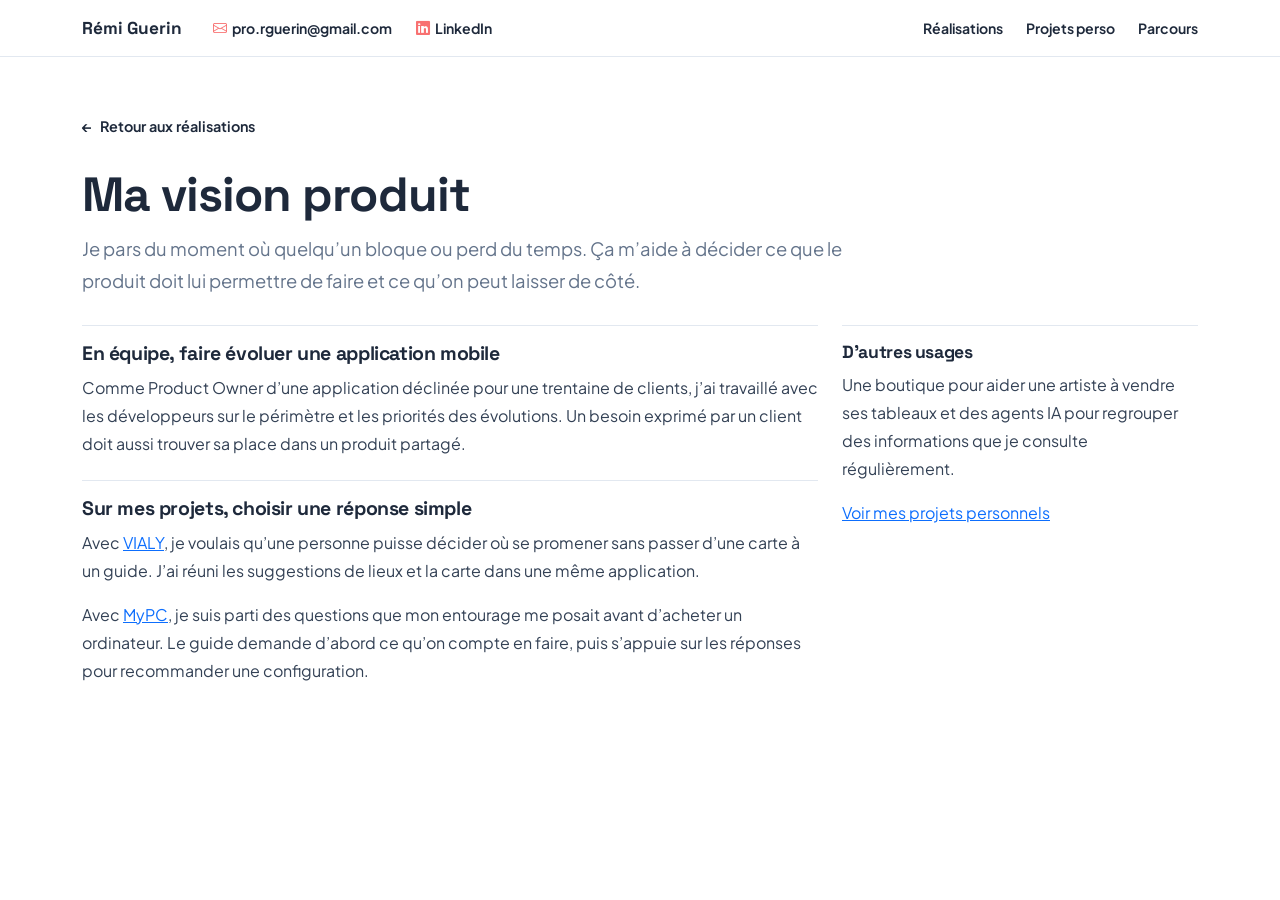
<file: pages/projects/mentoring.html>
<!doctype html>
<html lang="fr">
<head>
  <meta charset="utf-8">
  <meta name="viewport" content="width=device-width, initial-scale=1">
  <meta http-equiv="refresh" content="0; url=produit.html">
  <title>Ma vision produit — Rémi Guerin</title>
</head>
<body>
  <p><a href="produit.html">Lire ma vision produit</a></p>
</body>
</html>
</file>
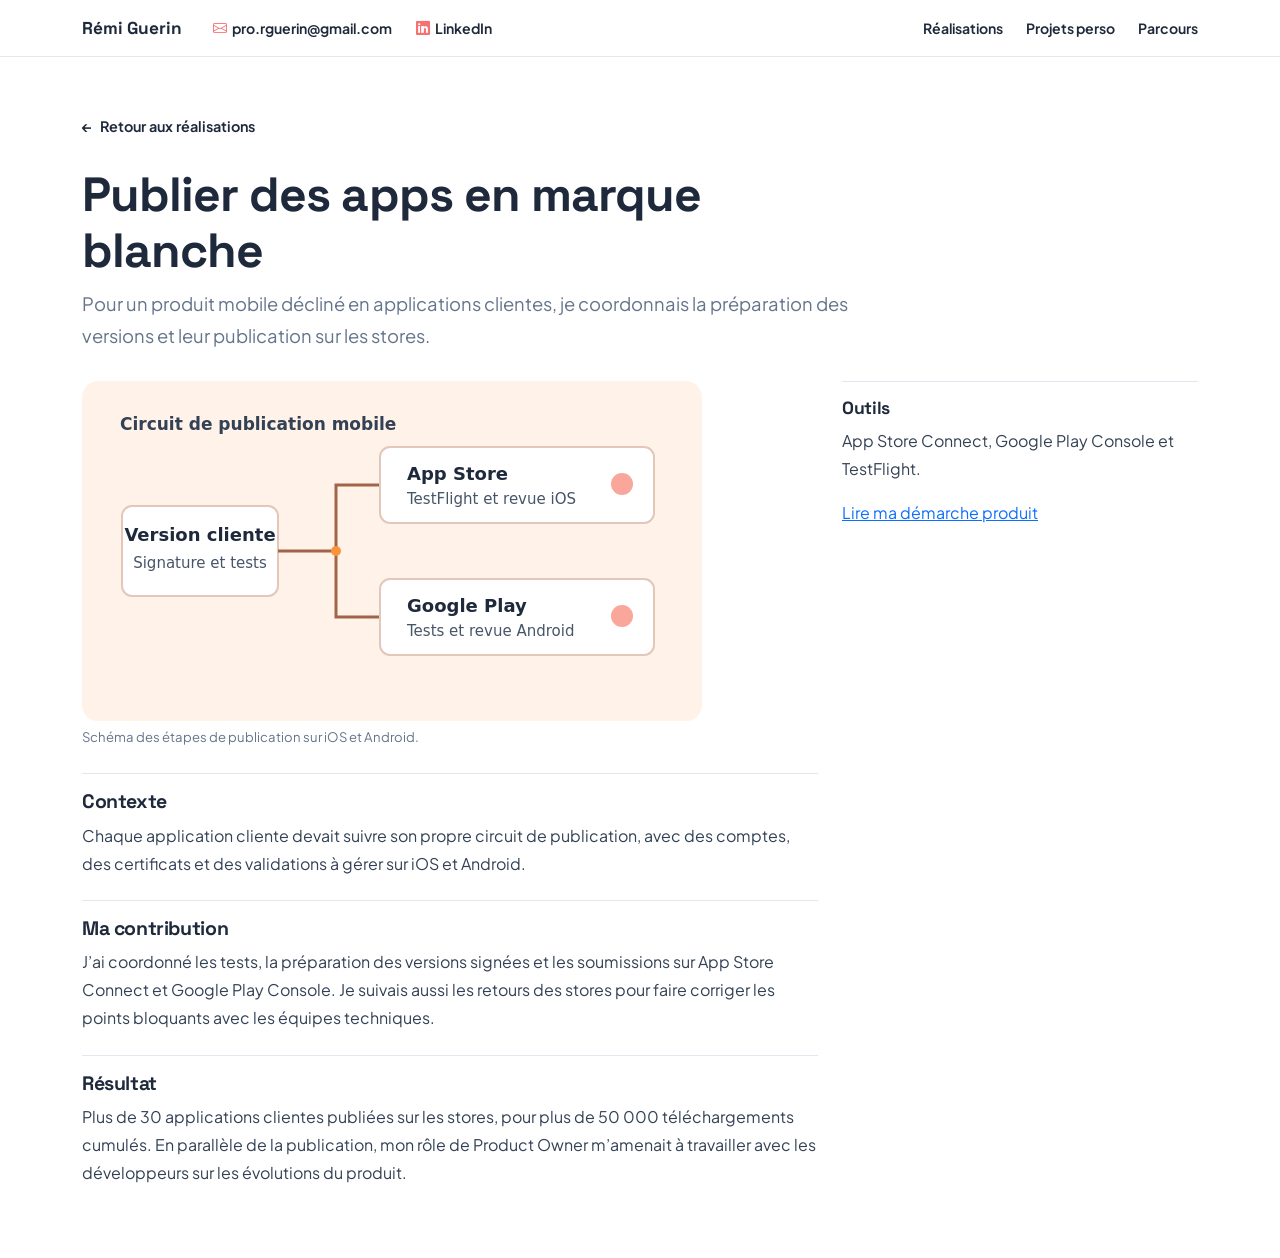
<file: pages/projects/mobile.html>
<!doctype html>
<html lang="fr">
<head>
  <meta charset="utf-8">
  <meta name="viewport" content="width=device-width, initial-scale=1">
  <title>Publier des applications en marque blanche — Rémi Guerin</title>
  <meta name="description" content="Coordination des tests, de la signature et de la publication d’applications clientes sur l’App Store et Google Play.">
  <meta name="theme-color" content="#fff7ed">
  <link rel="icon" type="image/svg+xml" href="../../favicon.svg">

  <!-- Fonts -->
  <link rel="preconnect" href="https://fonts.googleapis.com">
  <link rel="preconnect" href="https://fonts.gstatic.com" crossorigin>
  <link href="https://fonts.googleapis.com/css2?family=Plus+Jakarta+Sans:wght@400;500;600&family=Space+Grotesk:wght@500;700;800&display=swap" rel="stylesheet">

  <!-- Bootstrap 5 -->
  <link href="https://cdn.jsdelivr.net/npm/bootstrap@5.3.3/dist/css/bootstrap.min.css" rel="stylesheet" />
  <link href="https://cdn.jsdelivr.net/npm/bootstrap-icons@1.11.3/font/bootstrap-icons.css" rel="stylesheet" />

  <!-- Styles -->
  <link rel="stylesheet" href="../../assets/css/variables.css" />
  <link rel="stylesheet" href="../../assets/css/project-page.css" />
  <link rel="stylesheet" href="../../assets/css/modern.css" />
</head>
<body>
  <a class="visually-hidden-focusable skip-link bg-white p-3" href="#contenu">Aller au contenu</a>
  <header class="site-nav">
    <div class="container site-nav-inner">
      <a class="site-name" href="../../index.html#accueil">Rémi Guerin</a>
      <div class="site-contacts" role="group" aria-label="Me contacter">
        <a href="mailto:pro.rguerin@gmail.com" aria-label="E-mail : pro.rguerin@gmail.com">
          <i class="bi bi-envelope" aria-hidden="true"></i>
          <span class="email-full">pro.rguerin@gmail.com</span><span class="email-short">E-mail</span>
        </a>
        <a href="https://www.linkedin.com/in/r%C3%A9mi-guerin/">
          <i class="bi bi-linkedin" aria-hidden="true"></i> LinkedIn
        </a>
      </div>
      <nav class="site-nav-links" aria-label="Navigation principale">
        <a href="../../index.html#projects-section">Réalisations</a>
        <a href="../../index.html#projets-personnels">Projets perso</a>
        <a href="../../index.html#parcours">Parcours</a>
      </nav>
    </div>
  </header>

  <main id="contenu" class="container py-5">
    <a class="back-link" href="../../index.html#projects-section"><span aria-hidden="true">←</span> Retour aux réalisations</a>
    <header class="project-header">
      <h1 class="project-title">Publier des apps en marque blanche</h1>
      <p class="project-lead mb-0">Pour un produit mobile décliné en applications clientes, je coordonnais la préparation des versions et leur publication sur les stores.</p>
    </header>
    <div class="row g-4">
      <div class="col-lg-8">
        <figure class="project-visual">
          <img src="../../assets/images/mobile.svg" width="620" height="340" alt="Une version cliente testée et signée est soumise à la revue de l’App Store et de Google Play">
          <figcaption>Schéma des étapes de publication sur iOS et Android.</figcaption>
        </figure>
        <section class="content-card">
          <h2 class="content-title">Contexte</h2>
          <p>Chaque application cliente devait suivre son propre circuit de publication, avec des comptes, des certificats et des validations à gérer sur iOS et Android.</p>
        </section>
        <section class="content-card">
          <h2 class="content-title">Ma contribution</h2>
          <p>J’ai coordonné les tests, la préparation des versions signées et les soumissions sur App Store Connect et Google Play Console. Je suivais aussi les retours des stores pour faire corriger les points bloquants avec les équipes techniques.</p>
        </section>
        <section class="content-card">
          <h2 class="content-title">Résultat</h2>
          <p>Plus de 30 applications clientes publiées sur les stores, pour plus de 50&nbsp;000 téléchargements cumulés. En parallèle de la publication, mon rôle de Product Owner m’amenait à travailler avec les développeurs sur les évolutions du produit.</p>
        </section>
      </div>
      <aside class="col-lg-4" aria-labelledby="mobile-reperes">
        <div class="sidebar-card">
          <h2 id="mobile-reperes" class="sidebar-title">Outils</h2>
          <p>App Store Connect, Google Play Console et TestFlight.</p>
          <a href="produit.html">Lire ma démarche produit</a>
        </div>
      </aside>
    </div>
  </main>
</body>
</html>
</file>
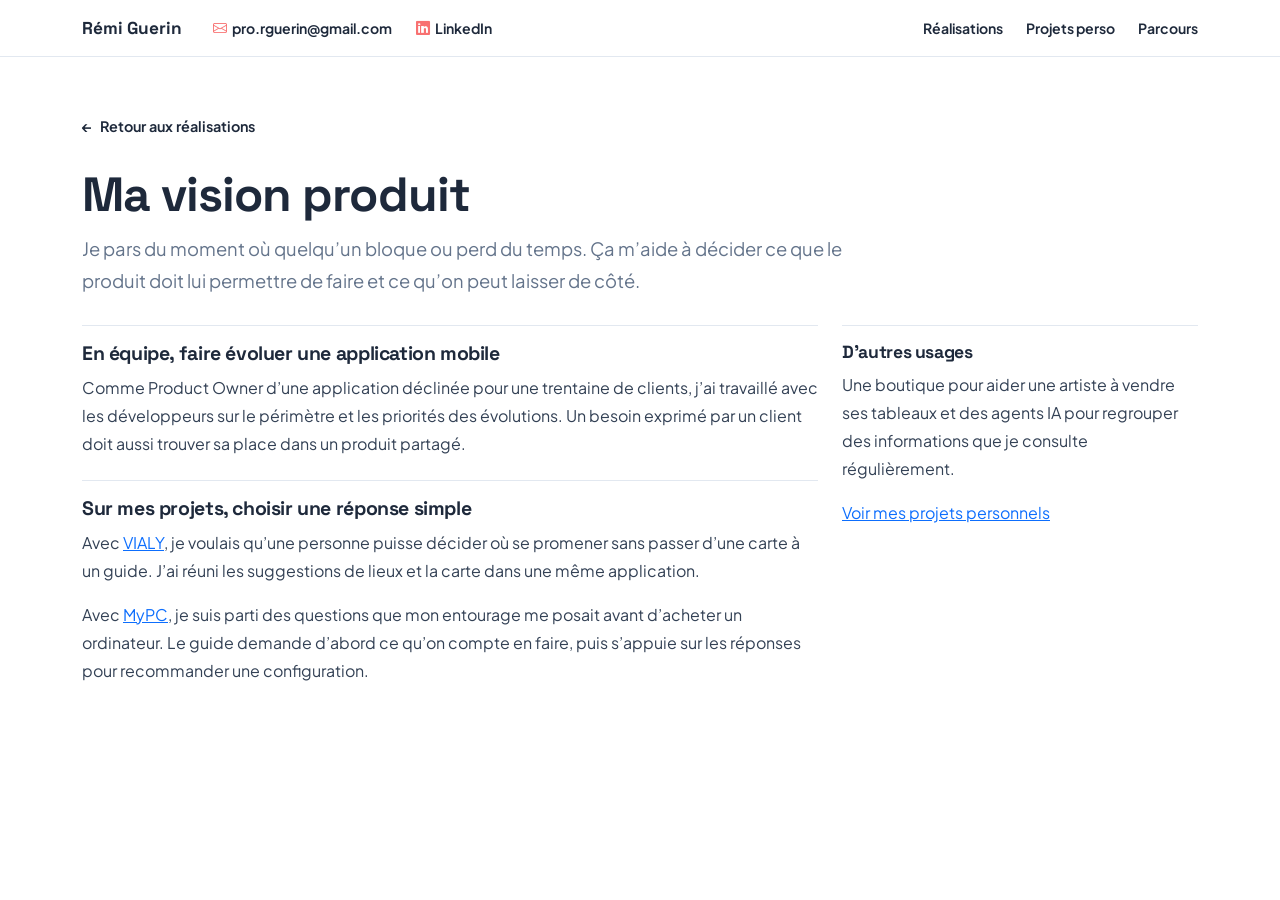
<file: pages/projects/produit.html>
<!doctype html>
<html lang="fr">
<head>
  <meta charset="utf-8">
  <meta name="viewport" content="width=device-width, initial-scale=1">
  <title>Ma vision produit — Rémi Guerin</title>
  <meta name="description" content="Mon approche du produit, de mon expérience de Product Owner à la création de VIALY, MyPC et de mes outils personnels.">
  <meta name="theme-color" content="#fff7ed">
  <link rel="icon" type="image/svg+xml" href="../../favicon.svg">

  <!-- Fonts -->
  <link rel="preconnect" href="https://fonts.googleapis.com">
  <link rel="preconnect" href="https://fonts.gstatic.com" crossorigin>
  <link href="https://fonts.googleapis.com/css2?family=Plus+Jakarta+Sans:wght@400;500;600&family=Space+Grotesk:wght@500;700;800&display=swap" rel="stylesheet">

  <!-- Bootstrap 5 -->
  <link href="https://cdn.jsdelivr.net/npm/bootstrap@5.3.3/dist/css/bootstrap.min.css" rel="stylesheet" />
  <link href="https://cdn.jsdelivr.net/npm/bootstrap-icons@1.11.3/font/bootstrap-icons.css" rel="stylesheet" />

  <!-- Styles -->
  <link rel="stylesheet" href="../../assets/css/variables.css" />
  <link rel="stylesheet" href="../../assets/css/project-page.css" />
  <link rel="stylesheet" href="../../assets/css/modern.css" />
</head>
<body>
  <a class="visually-hidden-focusable skip-link bg-white p-3" href="#contenu">Aller au contenu</a>
  <header class="site-nav">
    <div class="container site-nav-inner">
      <a class="site-name" href="../../index.html#accueil">Rémi Guerin</a>
      <div class="site-contacts" role="group" aria-label="Me contacter">
        <a href="mailto:pro.rguerin@gmail.com" aria-label="E-mail : pro.rguerin@gmail.com">
          <i class="bi bi-envelope" aria-hidden="true"></i>
          <span class="email-full">pro.rguerin@gmail.com</span><span class="email-short">E-mail</span>
        </a>
        <a href="https://www.linkedin.com/in/r%C3%A9mi-guerin/">
          <i class="bi bi-linkedin" aria-hidden="true"></i> LinkedIn
        </a>
      </div>
      <nav class="site-nav-links" aria-label="Navigation principale">
        <a href="../../index.html#projects-section">Réalisations</a>
        <a href="../../index.html#projets-personnels">Projets perso</a>
        <a href="../../index.html#parcours">Parcours</a>
      </nav>
    </div>
  </header>

  <main id="contenu" class="container py-5">
    <a class="back-link" href="../../index.html#projects-section"><span aria-hidden="true">←</span> Retour aux réalisations</a>
    <header class="project-header">
      <h1 class="project-title">Ma vision produit</h1>
      <p class="project-lead mb-0">Je pars du moment où quelqu’un bloque ou perd du temps. Ça m’aide à décider ce que le produit doit lui permettre de faire et ce qu’on peut laisser de côté.</p>
    </header>

    <div class="row g-4">
      <div class="col-lg-8">
        <section class="content-card">
          <h2 class="content-title">En équipe, faire évoluer une application mobile</h2>
          <p class="mb-0">Comme Product Owner d’une application déclinée pour une trentaine de clients, j’ai travaillé avec les développeurs sur le périmètre et les priorités des évolutions. Un besoin exprimé par un client doit aussi trouver sa place dans un produit partagé.</p>
        </section>
        <section class="content-card">
          <h2 class="content-title">Sur mes projets, choisir une réponse simple</h2>
          <p>Avec <a href="vialy.html">VIALY</a>, je voulais qu’une personne puisse décider où se promener sans passer d’une carte à un guide. J’ai réuni les suggestions de lieux et la carte dans une même application.</p>
          <p class="mb-0">Avec <a href="https://guerin-remi.github.io/quelpc/">MyPC</a>, je suis parti des questions que mon entourage me posait avant d’acheter un ordinateur. Le guide demande d’abord ce qu’on compte en faire, puis s’appuie sur les réponses pour recommander une configuration.</p>
        </section>
      </div>
      <aside class="col-lg-4" aria-labelledby="produit-outils">
        <div class="sidebar-card">
          <h2 id="produit-outils" class="sidebar-title">D’autres usages</h2>
          <p>Une boutique pour aider une artiste à vendre ses tableaux et des agents IA pour regrouper des informations que je consulte régulièrement.</p>
          <a href="../../index.html#projets-personnels">Voir mes projets personnels</a>
        </div>
      </aside>
    </div>
  </main>
</body>
</html>
</file>
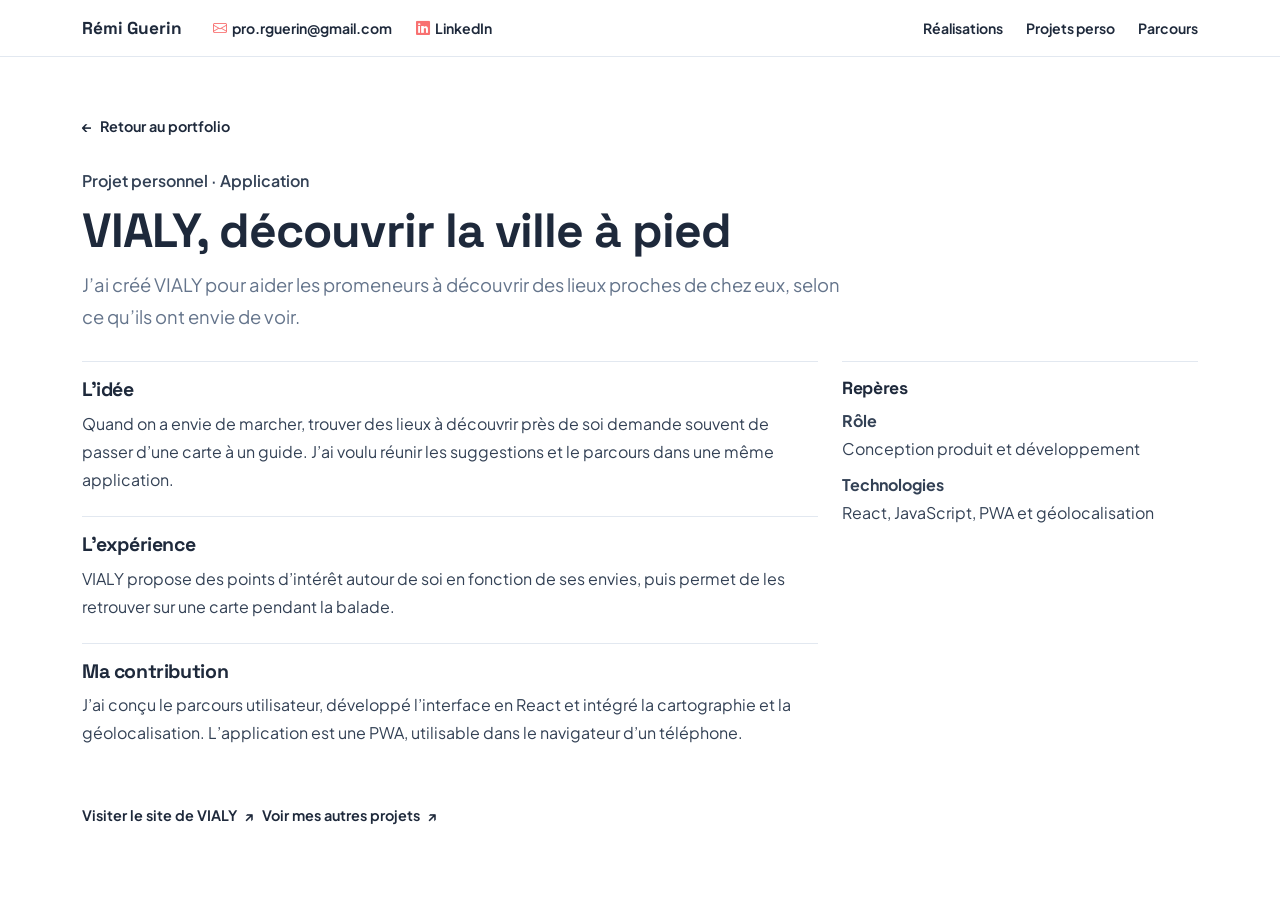
<file: pages/projects/vialy.html>
<!doctype html>
<html lang="fr">
<head>
  <meta charset="utf-8">
  <meta name="viewport" content="width=device-width, initial-scale=1">
  <title>VIALY, découvrir la ville à pied — Rémi Guerin</title>
  <meta name="description" content="J’ai créé VIALY pour aider les promeneurs à découvrir des lieux proches de chez eux, selon ce qu’ils ont envie de voir.">
  <meta name="theme-color" content="#fff7ed">
  <link rel="icon" type="image/svg+xml" href="../../favicon.svg">

  <!-- Fonts -->
  <link rel="preconnect" href="https://fonts.googleapis.com">
  <link rel="preconnect" href="https://fonts.gstatic.com" crossorigin>
  <link href="https://fonts.googleapis.com/css2?family=Plus+Jakarta+Sans:wght@400;500;600&family=Space+Grotesk:wght@500;700;800&display=swap" rel="stylesheet">

  <!-- Bootstrap 5 -->
  <link href="https://cdn.jsdelivr.net/npm/bootstrap@5.3.3/dist/css/bootstrap.min.css" rel="stylesheet" />
  <link href="https://cdn.jsdelivr.net/npm/bootstrap-icons@1.11.3/font/bootstrap-icons.css" rel="stylesheet" />

  <!-- Styles -->
  <link rel="stylesheet" href="../../assets/css/variables.css" />
  <link rel="stylesheet" href="../../assets/css/project-page.css" />
  <link rel="stylesheet" href="../../assets/css/modern.css" />
</head>
<body>
  <a class="visually-hidden-focusable skip-link bg-white p-3" href="#contenu">Aller au contenu</a>
  <header class="site-nav">
    <div class="container site-nav-inner">
      <a class="site-name" href="../../index.html#accueil">Rémi Guerin</a>
      <div class="site-contacts" role="group" aria-label="Me contacter">
        <a href="mailto:pro.rguerin@gmail.com" aria-label="E-mail : pro.rguerin@gmail.com">
          <i class="bi bi-envelope" aria-hidden="true"></i>
          <span class="email-full">pro.rguerin@gmail.com</span><span class="email-short">E-mail</span>
        </a>
        <a href="https://www.linkedin.com/in/r%C3%A9mi-guerin/">
          <i class="bi bi-linkedin" aria-hidden="true"></i> LinkedIn
        </a>
      </div>
      <nav class="site-nav-links" aria-label="Navigation principale">
        <a href="../../index.html#projects-section">Réalisations</a>
        <a href="../../index.html#projets-personnels">Projets perso</a>
        <a href="../../index.html#parcours">Parcours</a>
      </nav>
    </div>
  </header>

  <main id="contenu" class="container py-5">
    <a class="back-link" href="../../index.html#projets-personnels"><span aria-hidden="true">←</span> Retour au portfolio</a>
    <header class="project-header">
      <p class="fw-semibold mb-2">Projet personnel · Application</p>
      <h1 class="project-title">VIALY, découvrir la ville à pied</h1>
      <p class="project-lead mb-0">J’ai créé VIALY pour aider les promeneurs à découvrir des lieux proches de chez eux, selon ce qu’ils ont envie de voir.</p>
    </header>

    <div class="row g-4">
      <div class="col-lg-8">
        <section class="content-card">
          <h2 class="content-title">L’idée</h2>
          <p>Quand on a envie de marcher, trouver des lieux à découvrir près de soi demande souvent de passer d’une carte à un guide. J’ai voulu réunir les suggestions et le parcours dans une même application.</p>
        </section>
        <section class="content-card">
          <h2 class="content-title">L’expérience</h2>
          <p>VIALY propose des points d’intérêt autour de soi en fonction de ses envies, puis permet de les retrouver sur une carte pendant la balade.</p>
        </section>
        <section class="content-card">
          <h2 class="content-title">Ma contribution</h2>
          <p>J’ai conçu le parcours utilisateur, développé l’interface en React et intégré la cartographie et la géolocalisation. L’application est une PWA, utilisable dans le navigateur d’un téléphone.</p>
        </section>
      </div>
      <aside class="col-lg-4" aria-labelledby="reperes">
        <div class="sidebar-card">
          <h2 id="reperes" class="sidebar-title">Repères</h2>
          <dl>
            <dt>Rôle</dt>
            <dd>Conception produit et développement</dd>
            <dt>Technologies</dt>
            <dd>React, JavaScript, PWA et géolocalisation</dd>
          </dl>
        </div>
      </aside>
    </div>
    <div class="d-flex flex-wrap gap-2 mt-4">
      <a class="back-link mb-0" href="https://vialy-landing.vercel.app/">Visiter le site de VIALY <span aria-hidden="true">↗</span></a>
      <a class="back-link mb-0" href="../../index.html#projets-personnels">Voir mes autres projets <span aria-hidden="true">↗</span></a>
    </div>
  </main>
</body>
</html>
</file>
<file: assets/css/variables.css>
/* ============================================
   VARIABLES CSS - PORTFOLIO RÉMI GUERIN
   Design System v3.3 - Organic Warmth (Terracotta & Slate)
   ============================================ */

:root {
  /* ===== PALETTE DE COULEURS (Slate & Terracotta) ===== */
  
  /* Marque / Accents - TERRACOTTA / SAUMON */
  --primary: #1e293b;       /* Slate 800 - Plus doux que le noir */
  --primary-light: #475569; /* Slate 600 */
  
  /* Accent plus mature et moins "fluo" */
  --accent: #f87171;        /* Rouge/Orange doux (Red 400) - Chaleureux mais pas agressif */
  --accent-light: #fca5a5;  /* Red 300 - Pastel */
  --accent-dark: #dc2626;   /* Red 600 - Pour la lisibilité sur fond clair */
  --accent-orange: #fb923c;
  --accent-surface: #fff2e9;
  --accent-border: #f9d7c6;

  /* Arrière-plans */
  --bg: #ffffff;            
  --light-bg: #fffcfc;      /* Blanc cassé très légèrement chaud (presque imperceptible) */
  --lighter-bg: #fafafa;    
  --card-bg: #ffffff;
  --border: #e2e8f0;        /* Slate 200 */

  /* Textes */
  --text: #334155;          /* Slate 700 */
  --text-light: #64748b;    /* Slate 500 */
  --text-lighter: #94a3b8;  /* Slate 400 */

  /* Gradients */
  /* Dégradé pêche/saumon très doux */
  --gradient-primary: linear-gradient(135deg, var(--accent) 0%, var(--accent-orange) 100%);
  --gradient-dark: linear-gradient(135deg, #1e293b 0%, #334155 100%);
  --gradient-light: linear-gradient(135deg, #fffcfc 0%, #ffffff 100%);
  --gradient-glow: radial-gradient(circle at center, rgba(248, 113, 113, 0.12) 0%, rgba(255, 255, 255, 0) 70%);

  /* ===== TYPOGRAPHIE ===== */
  --font-heading: 'Space Grotesk', sans-serif;
  --font-body: 'Plus Jakarta Sans', sans-serif;

  /* ===== OMBRES (Chaudes mais subtiles) ===== */
  --shadow-sm: 0 1px 2px 0 rgba(15, 23, 42, 0.04);
  --shadow-md: 0 4px 6px -1px rgba(15, 23, 42, 0.08), 0 2px 4px -1px rgba(15, 23, 42, 0.04);
  --shadow-lg: 0 10px 15px -3px rgba(15, 23, 42, 0.08), 0 4px 6px -2px rgba(15, 23, 42, 0.04);
  --shadow-xl: 0 20px 25px -5px rgba(15, 23, 42, 0.08), 0 10px 10px -5px rgba(15, 23, 42, 0.03);
  
  /* Glow coloré très diffus */
  --shadow-accent: 0 10px 40px -10px rgba(248, 113, 113, 0.25);

  /* ===== DIVERS ===== */
  --transition-fast: 150ms cubic-bezier(0.4, 0, 0.2, 1);
  --transition-base: 300ms cubic-bezier(0.4, 0, 0.2, 1); 
  --transition-bounce: 500ms cubic-bezier(0.34, 1.56, 0.64, 1);

  --radius-sm: 8px;
  --radius-md: 12px;
  --radius-lg: 20px;       
  --radius-xl: 32px;
  --radius-full: 9999px;

  --space-xs: 0.5rem;
  --space-sm: 0.75rem;
  --space-md: 1rem;
  --space-lg: 1.5rem;
  --space-xl: 2.5rem;
  --space-2xl: 4rem;
}
</file>
<file: assets/css/hero.css>
.hero-section {
  background: radial-gradient(ellipse at top right, var(--accent-surface), #fff 68%);
}
.hero-content {
  display: grid;
  grid-template-columns: minmax(0, 1.4fr) minmax(0, .9fr);
  align-items: center;
  gap: clamp(2rem, 6vw, 5.5rem);
  padding-block: clamp(2.5rem, 5vw, 5rem);
}
.hero-role {
  margin: 0 0 .65rem;
  color: var(--primary-light);
  font-size: .87rem;
  font-weight: 700;
}
.portfolio .hero-copy h1 {
  max-width: 15ch;
  margin: 0;
  font-size: clamp(2.35rem, 4.9vw, 4.3rem);
  line-height: 1.03;
  letter-spacing: -.055em;
}
.hero-copy h1 span { white-space: nowrap; }
.hero-accent-bar {
  width: 3.5rem;
  height: 4px;
  margin: 1.25rem 0;
  border-radius: var(--radius-full);
  background: var(--gradient-primary);
}
.hero-subtitle {
  max-width: 52ch;
  margin: 0 0 1.35rem;
  font-size: clamp(1rem, 1.8vw, 1.15rem);
  line-height: 1.65;
}
.hero-actions { display: flex; flex-wrap: wrap; align-items: center; gap: .6rem .85rem; }
.hero-photo {
  width: 100%;
  height: auto;
  aspect-ratio: 4 / 4.55;
  object-fit: cover;
  object-position: center 22%;
  border-radius: 1rem;
}
.hero-credentials {
  display: flex;
  flex-wrap: wrap;
  gap: .9rem clamp(1.25rem, 2.4vw, 1.75rem);
  margin: 1.6rem 0 0;
  padding-top: 1rem;
  border-top: 1px solid var(--accent-border);
}
.hero-credentials dt { color: var(--primary-light); font-size: .78rem; font-weight: 600; }
.hero-credentials dd { margin: .1rem 0 0; color: var(--primary); font: 700 1rem/1.3 var(--font-heading), system-ui, sans-serif; }

@media (max-width: 767.98px) {
  .hero-content { grid-template-columns: 1fr; gap: 1.6rem; }
  .hero-photo { width: min(100%, 28rem); aspect-ratio: 1.55; object-position: center 27%; }
}
@media (prefers-reduced-motion: no-preference) {
  .hero-copy { animation: portfolio-entry .35s ease-out both; }
}
</file>
<file: assets/css/modern.css>
/* Navigation commune */
.skip-link { position: absolute; inset: 0 auto auto 0; z-index: 1030; }
html, body { scroll-padding-top: 4.5rem; }

.site-nav {
  position: sticky;
  top: 0;
  z-index: 1020;
  background: #fff;
  border-bottom: 1px solid var(--border);
}

.site-nav-inner {
  display: grid;
  grid-template-columns: auto auto 1fr;
  align-items: center;
  min-height: 3.5rem;
  gap: 0 clamp(1rem, 2.4vw, 2rem);
}

.site-nav-links,
.site-contacts {
  display: flex;
  align-items: center;
  gap: 0 clamp(.65rem, 2vw, 1.45rem);
}
.site-nav-links { justify-self: end; }

.site-nav a {
  display: inline-flex;
  align-items: center;
  gap: .35rem;
  min-height: 2.75rem;
  color: var(--primary);
  font-size: .88rem;
  font-weight: 650;
  text-decoration: none;
  white-space: nowrap;
}

.site-nav .site-name { font-family: var(--font-heading); font-size: 1.08rem; font-weight: 700; }
.site-contacts i { color: var(--accent); }
.email-short { display: none; }
.site-nav a:hover { text-decoration: underline; text-underline-offset: .22em; }
:focus-visible { outline: 2px solid var(--primary); outline-offset: 3px; }

/* Accueil */
.portfolio { margin: 0; color: var(--text); background: #fff; font: 400 1rem/1.65 var(--font-body), system-ui, sans-serif; }
.portfolio *, .portfolio *::before, .portfolio *::after { box-sizing: border-box; }
.portfolio .container { width: min(73rem, calc(100% - 2 * clamp(1rem, 4.7vw, 4rem))); margin-inline: auto; }
.portfolio img { display: block; max-width: 100%; }
.portfolio h1, .portfolio h2, .portfolio h3, .portfolio h4, .portfolio h5 {
  color: var(--primary);
  font-family: var(--font-heading), system-ui, sans-serif;
  line-height: 1.15;
}
.portfolio h3 { margin: 0 0 .55rem; font-size: clamp(1.17rem, 2.2vw, 1.55rem); letter-spacing: -.025em; }
.portfolio a { color: var(--primary); text-underline-offset: .21em; }
.portfolio .skip-link { padding: .65rem 1rem; background: white; transform: translateY(-130%); }
.portfolio .skip-link:focus { transform: translateY(0); }
.section-spacing { padding-block: clamp(2.8rem, 6.3vw, 5.5rem); }
.section-title { margin: 0 0 clamp(1rem, 3vw, 2rem); font-size: clamp(2rem, 4.2vw, 3.45rem); letter-spacing: -.045em; }
.section-intro { max-width: 64ch; margin: -.45rem 0 1.75rem; color: var(--primary-light); }

.action {
  display: inline-flex;
  align-items: center;
  justify-content: center;
  gap: .5rem;
  min-height: 2.85rem;
  padding: .45rem .85rem;
  border: 1px solid transparent;
  border-radius: .45rem;
  font-size: .92rem;
  font-weight: 700;
  text-decoration: none;
}
.portfolio .action-primary { color: white; background: var(--primary); }
.portfolio .action-primary:hover { background: var(--primary-light); }
.action-secondary { border-color: var(--accent-border); background: #fff; }
.action-secondary:hover { border-color: var(--accent-orange); }

.delivery-results { padding-block: clamp(1.55rem, 4vw, 3.1rem); color: #fff; background: var(--primary); }
.delivery-results h2 { margin: 0 0 1.05rem; color: #fff; font-size: 1.14rem; }
.client-types { margin-bottom: 1.6rem; padding-bottom: 1.5rem; border-bottom: 1px solid #526176; }
.client-types ul { display: flex; flex-wrap: wrap; gap: .7rem 2rem; margin: 0; padding: 0; list-style: none; }
.client-types li {
  display: inline-flex; align-items: center; gap: .55rem;
  color: #fff; font: 600 clamp(.98rem, 1.5vw, 1.08rem)/1.3 var(--font-heading), system-ui, sans-serif;
}
.client-types i { color: var(--accent-light); font-size: 1.15em; }
.delivery-results dl {
  display: grid;
  grid-template-columns: repeat(4, minmax(0, 1fr));
  gap: 1.05rem;
  margin: 0;
}
.delivery-results dl div { display: flex; flex-direction: column-reverse; justify-content: flex-end; }
.delivery-results dl div + div { padding-left: 1rem; border-left: 1px solid #526176; }
.delivery-results dt { color: #e2e8f0; font-size: .81rem; line-height: 1.4; }
.delivery-results dd {
  margin: 0 0 .32rem;
  color: var(--accent-light);
  font: 700 clamp(1.38rem, 3vw, 2.7rem)/1.05 var(--font-heading), system-ui, sans-serif;
  letter-spacing: -.04em;
  overflow-wrap: anywhere;
}

.service-grid, .method-grid {
  display: grid;
  grid-template-columns: repeat(4, minmax(0, 1fr));
  gap: clamp(.85rem, 2vw, 1.5rem);
}
.service-grid article {
  padding: clamp(1rem, 2.2vw, 1.5rem);
  border: 1px solid var(--accent-border);
  border-radius: .6rem;
}
.service-grid i {
  display: grid;
  place-items: center;
  width: 2.65rem;
  height: 2.65rem;
  margin-bottom: .75rem;
  border-radius: .6rem;
  color: var(--accent);
  background: var(--accent-surface);
  font-size: 1.4rem;
}
.service-grid p, .method-grid p, .lab-grid p { margin: 0; color: var(--primary-light); font-size: .94rem; }

.case-band { background: var(--accent-surface); }
.case-list { display: grid; grid-template-columns: repeat(3, minmax(0, 1fr)); gap: clamp(1rem, 2.2vw, 1.75rem); }
.case-more { justify-self: start; }
.case-feature {
  position: relative;
  display: grid;
  grid-template-columns: minmax(0, 1.25fr) minmax(0, 1fr);
  gap: 1.5rem clamp(1.75rem, 4vw, 3.5rem);
  margin-bottom: clamp(1rem, 2.2vw, 1.75rem);
  padding: clamp(1.35rem, 3vw, 2.4rem);
  background: #fff;
  border-radius: 1rem;
  box-shadow: 0 1px 2px rgba(30, 41, 59, .05), 0 12px 32px -14px rgba(162, 100, 72, .28);
  transition: transform .2s ease-out, box-shadow .2s ease-out;
}
.case-feature:hover { transform: translateY(-4px); box-shadow: 0 1px 2px rgba(30, 41, 59, .05), 0 22px 40px -16px rgba(162, 100, 72, .38); }
.case-feature-main { display: flex; flex-direction: column; align-items: flex-start; }
.case-feature-main h3 { font-size: clamp(1.35rem, 2.6vw, 1.85rem); }
.case-feature-main h3 a { text-decoration: none; }
.case-feature-main h3 a::after { content: ""; position: absolute; inset: 0; border-radius: 1rem; }
.case-feature-main h3 a:focus-visible { outline: none; }
.case-feature:has(h3 a:focus-visible) { outline: 2px solid var(--primary); outline-offset: 3px; }
.case-feature-main > p:not([class]) { margin: 0 0 1.5rem; color: var(--primary-light); font-size: 1rem; }
.case-feature-main .case-result { align-self: stretch; }
.case-feature-side { align-self: center; padding: clamp(1.1rem, 2.4vw, 1.6rem); background: var(--accent-surface); border-radius: .8rem; }
.case-feature-side > p { margin: 0 0 .8rem; color: #9a3412; font-size: .8rem; font-weight: 700; letter-spacing: .02em; }
.case-feature-side ul { display: grid; gap: .55rem; margin: 0; padding: 0; list-style: none; }
.case-feature-side li { display: flex; align-items: center; gap: .65rem; color: var(--primary); font-size: .95rem; font-weight: 600; }
.case-feature-side i {
  display: grid; place-items: center; flex: none;
  width: 2rem; height: 2rem; border-radius: .5rem;
  color: var(--accent); background: #fff; font-size: 1rem;
}
.case-card {
  position: relative;
  display: grid;
  grid-row: span 5;
  grid-template-rows: subgrid;
  row-gap: 0;
  align-items: start;
  padding: clamp(1.35rem, 2.6vw, 2rem);
  background: #fff;
  border-radius: 1rem;
  box-shadow: 0 1px 2px rgba(30, 41, 59, .05), 0 12px 32px -14px rgba(162, 100, 72, .28);
  transition: transform .2s ease-out, box-shadow .2s ease-out;
}
.case-card:hover { transform: translateY(-4px); box-shadow: 0 1px 2px rgba(30, 41, 59, .05), 0 22px 40px -16px rgba(162, 100, 72, .38); }
.case-tag {
  display: inline-flex; align-items: center; gap: .45rem; justify-self: start;
  margin: 0 0 1.1rem; padding: .3rem .75rem;
  color: #9a3412; background: var(--accent-surface); border-radius: 999px;
  font-size: .78rem; font-weight: 700; letter-spacing: .02em;
}
.case-card h3 a { text-decoration: none; }
.case-card h3 a::after { content: ""; position: absolute; inset: 0; border-radius: inherit; }
.case-card h3 a:focus-visible { outline: none; }
.case-card:has(h3 a:focus-visible) { outline: 2px solid var(--primary); outline-offset: 3px; }
.case-card > p:not([class]) { margin: 0 0 1.5rem; color: var(--primary-light); font-size: .95rem; }
.case-result { margin: 0; padding-top: 1.1rem; border-top: 1px solid var(--border); }
.case-result strong {
  display: block; color: var(--primary);
  font: 700 clamp(2.1rem, 3.6vw, 2.75rem)/1.05 var(--font-heading), system-ui, sans-serif;
  letter-spacing: -.04em;
}
.case-result strong::after { content: ""; display: block; width: 2.25rem; height: 3px; margin: .55rem 0 .5rem; background: var(--gradient-primary); border-radius: 3px; }
.case-result span { display: block; color: var(--text); font-size: .9rem; line-height: 1.45; }
.case-more { display: inline-flex; align-items: center; gap: .35rem; margin-top: 1.25rem; color: var(--primary); font-size: .88rem; font-weight: 700; }
.lab-grid h3 a, .section-intro a { text-decoration-color: var(--accent); }
.lab-grid h3 i { color: var(--primary); font-size: .74em; }

.method-grid { margin: 0; padding: 0; list-style: none; }
.method-grid li { padding-top: .65rem; border-top: 3px solid var(--accent); }
.method-grid li > span { display: block; margin-bottom: .3rem; color: var(--primary-light); font-size: .83rem; font-weight: 650; }

.lab-band { border-block: 1px solid var(--accent-border); background: #fffbf8; }
.lab-grid { display: grid; grid-template-columns: repeat(2, minmax(0, 1fr)); gap: clamp(1.25rem, 4vw, 3.5rem); }
.lab-visual { display: flex; align-items: center; justify-content: center; height: clamp(12rem, 30vw, 21rem); margin-bottom: .85rem; overflow: hidden; border-radius: .65rem; }
.vialy-visual { gap: clamp(.6rem, 2vw, 1.15rem); background: #e8f1f2; }
.vialy-visual img { width: auto; height: 87%; border: 1px solid #7d959c; border-radius: .65rem; }
.mypc-visual { background: #fbf6ee; }
.mypc-visual img { width: 100%; height: 100%; object-fit: contain; }

.career-layout {
  display: grid;
  grid-template-columns: minmax(0, 1.7fr) minmax(0, 1fr);
  align-items: start;
  gap: clamp(1.65rem, 5vw, 4.5rem);
}

.career-heading { margin: 0 0 1.15rem; font-size: 1.2rem; }

.career-timeline {
  margin: 0;
  padding: 0;
  list-style: none;
  border-left: 1px solid var(--accent-border);
}

.career-employer { position: relative; padding: 0 0 1.65rem 1.2rem; }
.career-employer:last-child { padding-bottom: .15rem; }
.career-employer::before {
  content: "";
  position: absolute;
  top: .42rem;
  left: -.28rem;
  width: .5rem;
  height: .5rem;
  border-radius: 50%;
  background: var(--gradient-primary);
}

.career-employer h4, .career-school { margin: 0 0 .55rem; color: var(--primary); font-size: 1.1rem; font-weight: 700; }
.career-role + .career-role { margin-top: .85rem; }
.career-role h5 { margin: .16rem 0 .2rem; font-size: 1rem; line-height: 1.35; }
.career-role p, .career-education p, .career-credentials dd { margin: 0; font-size: .93rem; line-height: 1.6; }
.career-layout .career-date { color: var(--primary-light); font-size: .8rem; font-weight: 650; }

.career-education { padding-left: clamp(1rem, 3vw, 2rem); border-left: 1px solid var(--border); }
.career-education section + section { margin-top: 1.35rem; padding-top: 1.15rem; border-top: 1px solid var(--border); }
.career-education .career-heading { margin-bottom: .65rem; }
.career-education .career-school { margin: .2rem 0; font-size: 1.08rem; }
.career-education .career-exchange { margin-top: .55rem; color: var(--text-light); }
.career-credentials { display: grid; gap: .65rem; margin: 0; }
.career-credentials dt { color: var(--primary); font-size: .93rem; }
.career-credentials dd { color: var(--text-light); }

.site-footer { padding-block: clamp(2.25rem, 5vw, 4rem); background: var(--accent-surface); border-top: 1px solid var(--accent-border); }
.footer-content { display: flex; flex-wrap: wrap; align-items: center; justify-content: space-between; gap: 1rem 2rem; }
.site-footer h2 { margin: 0 0 .5rem; font-size: clamp(1.7rem, 3.1vw, 2.65rem); letter-spacing: -.035em; }
.site-footer p { max-width: 55ch; margin: 0; color: var(--primary-light); }

@media (max-width: 991.98px) {
  .email-full { display: none; }
  .email-short { display: inline; }
  .delivery-results dl { grid-template-columns: repeat(2, minmax(0, 1fr)); }
  .delivery-results dl div:nth-child(odd) { padding-left: 0; border-left: 0; }
  .service-grid, .method-grid { grid-template-columns: repeat(2, minmax(0, 1fr)); }
  .case-list, .case-feature { grid-template-columns: 1fr; }
}
@media (max-width: 767.98px) {
  html, body { scroll-padding-top: 6.25rem; }
  .site-nav-inner { grid-template-columns: 1fr auto; }
  .site-nav-links { grid-column: 1 / -1; justify-self: stretch; justify-content: space-between; border-top: 1px solid var(--border); }
  .site-nav a { font-size: .8rem; }
  .career-layout { grid-template-columns: 1fr; }
  .career-education { padding: 1.15rem 0 0; border-top: 1px solid var(--border); border-left: 0; }
}
@media (max-width: 520px) {
  .lab-grid { grid-template-columns: 1fr; }
}
@media (max-width: 359px) {
  .service-grid { grid-template-columns: 1fr; }
}
@media (prefers-reduced-motion: reduce) {
  html, body { scroll-behavior: auto; }
  .case-card, .case-feature { transition: none; }
  .case-card:hover, .case-feature:hover { transform: none; }
}
@media (prefers-reduced-motion: no-preference) {
  .case-more i, .lab-grid h3 i, .action i { display: inline-block; transition: transform .18s ease-out; }
  .case-card:hover .case-more i, .case-feature:hover .case-more i, .lab-grid h3 a:hover i, .action:hover i { transform: translateX(3px); }
  @supports (animation-timeline: view()) {
    .case-card, .career-role { animation: portfolio-entry .35s ease-out both; animation-timeline: view(); animation-range: entry 0% entry 60%; }
  }
}
@keyframes portfolio-entry {
  from { opacity: .82; transform: translateY(5px); }
  to { opacity: 1; transform: translateY(0); }
}
</file>
<file: assets/css/project-page.css>
body {
  background: #fff;
  font-family: var(--font-body);
  color: var(--text);
  line-height: 1.75;
}

h1, h2, h3 {
  font-family: var(--font-heading);
  color: var(--primary);
  letter-spacing: -.02em;
}

.back-link {
  display: inline-flex;
  align-items: center;
  gap: .45rem;
  min-height: 2.75rem;
  margin-bottom: 1.15rem;
  color: var(--primary);
  font-size: .9rem;
  font-weight: 650;
  text-decoration: none;
}

.back-link:hover { color: var(--primary); text-decoration: underline; text-decoration-color: var(--accent-orange); text-underline-offset: .2em; }

.project-header { max-width: 48rem; margin-bottom: 1.75rem; }
.project-title {
  margin-bottom: .65rem;
  font-size: clamp(1.9rem, 5vw, 3rem);
  font-weight: 700;
  line-height: 1.15;
}
.project-lead { color: var(--text-light); font-size: clamp(1rem, 2.2vw, 1.15rem); }

.content-card, .sidebar-card {
  padding-top: 1rem;
  border-top: 1px solid var(--border);
}
.content-card { margin-bottom: 1.4rem; }
.content-title, .sidebar-title {
  margin-bottom: .5rem;
  font-size: 1.22rem;
  font-weight: 700;
}
.sidebar-title { font-size: 1.1rem; }

.project-visual { max-width: 38.75rem; margin: 0 0 1.5rem; }
.project-visual img { display: block; width: 100%; height: auto; }
.project-visual figcaption { margin-top: .35rem; color: var(--text-light); font-size: .82rem; }
</file>
